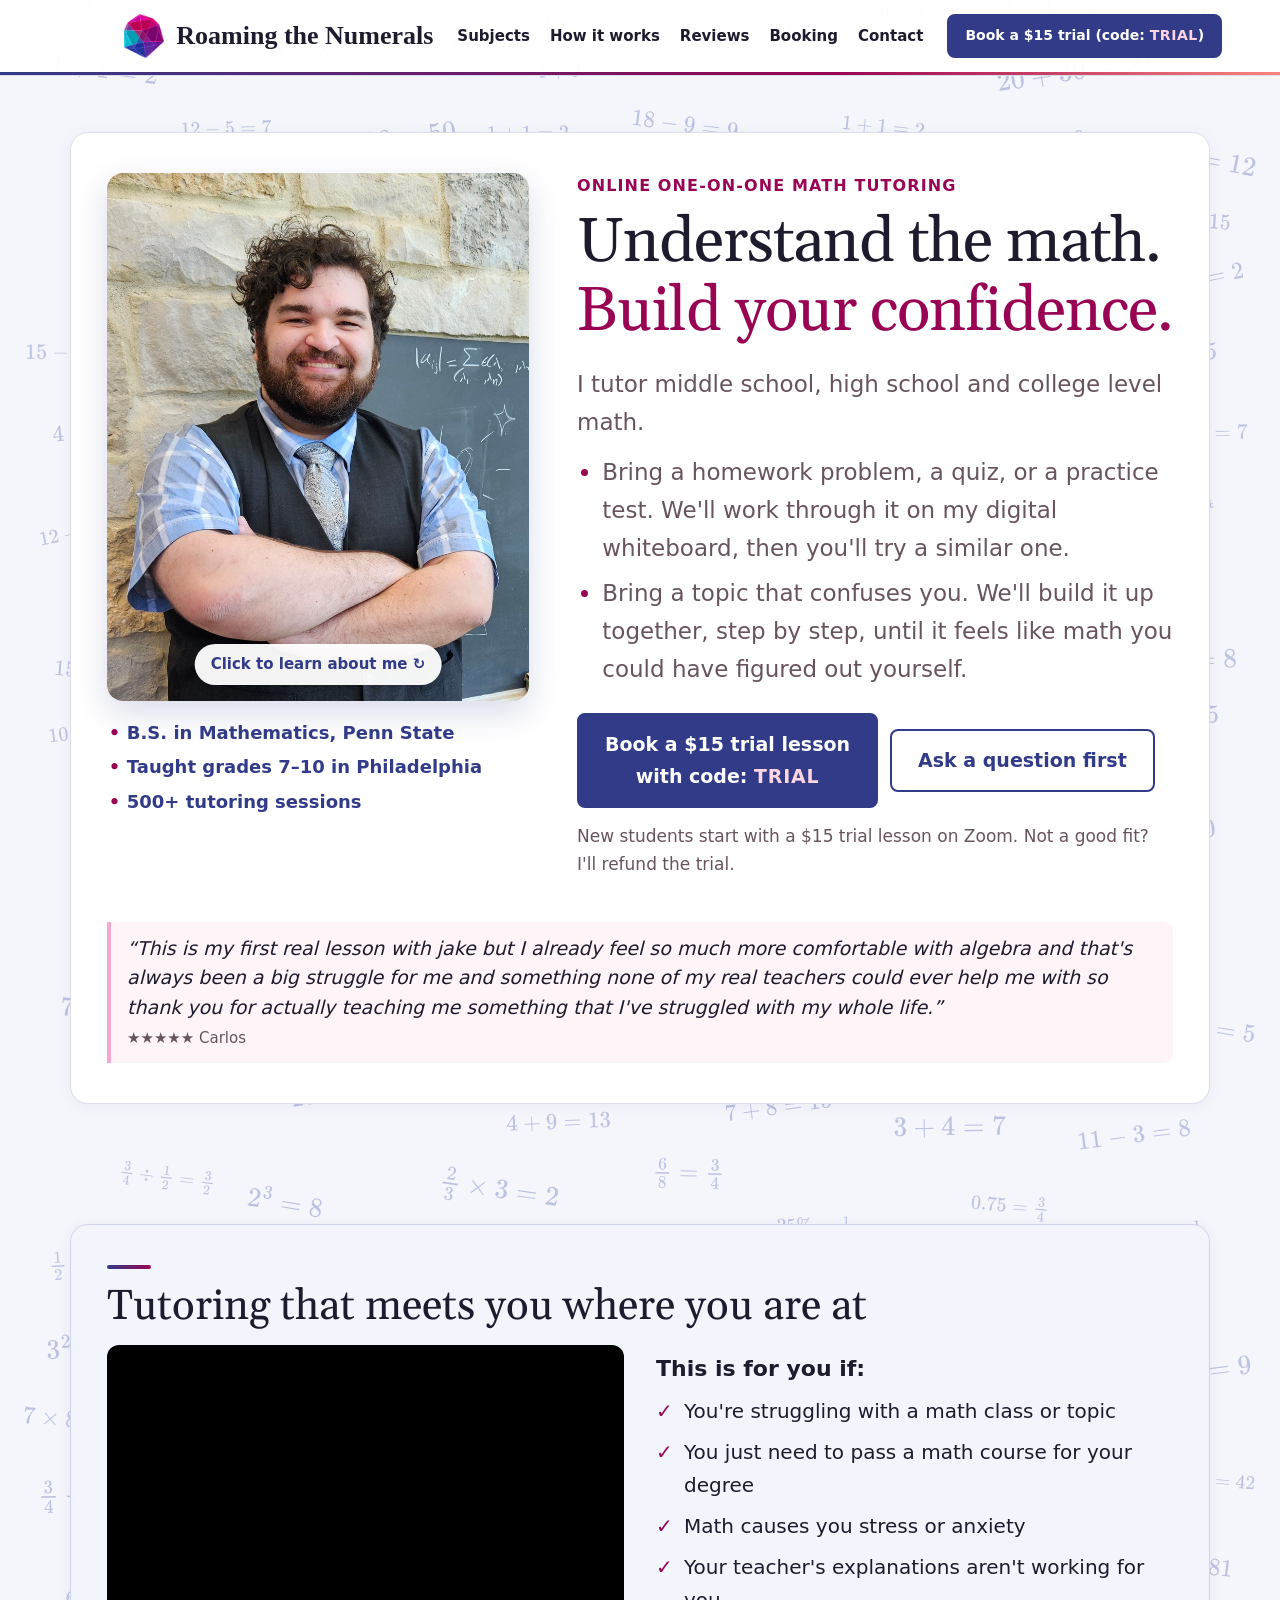
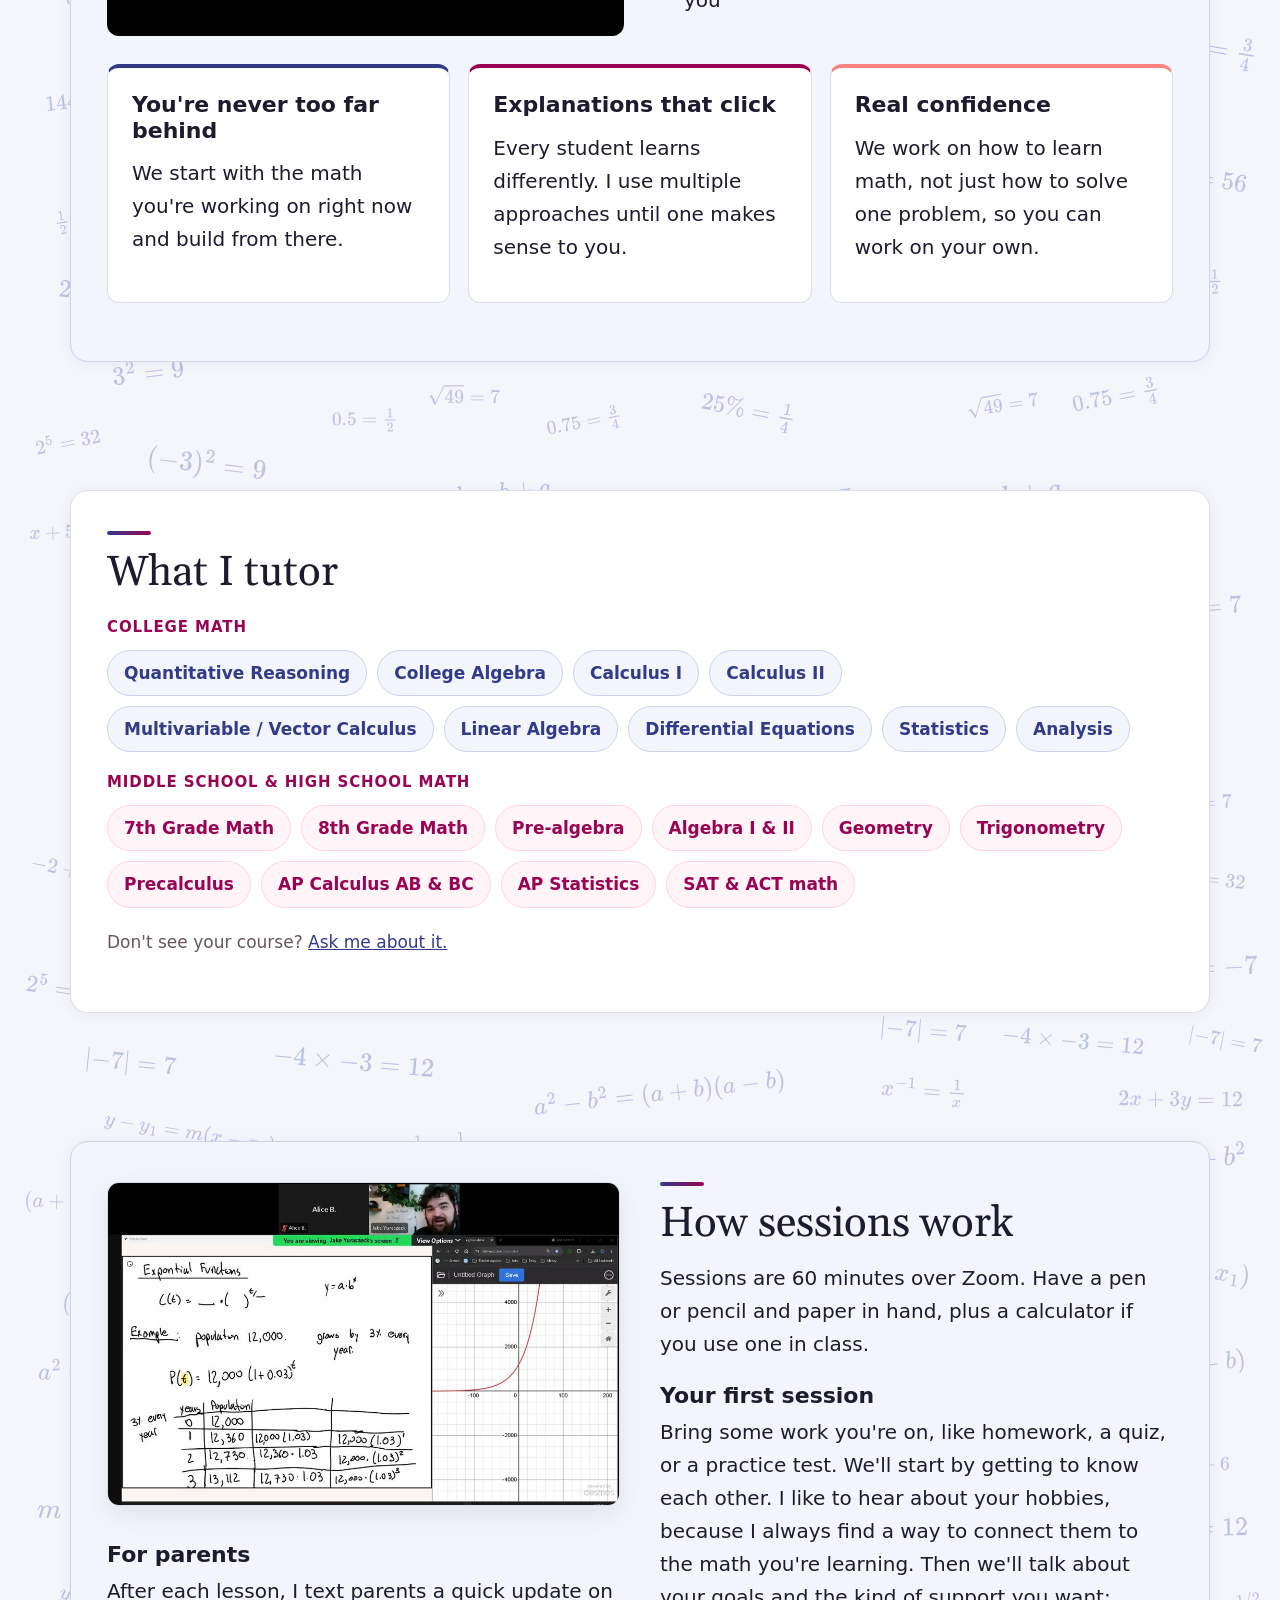
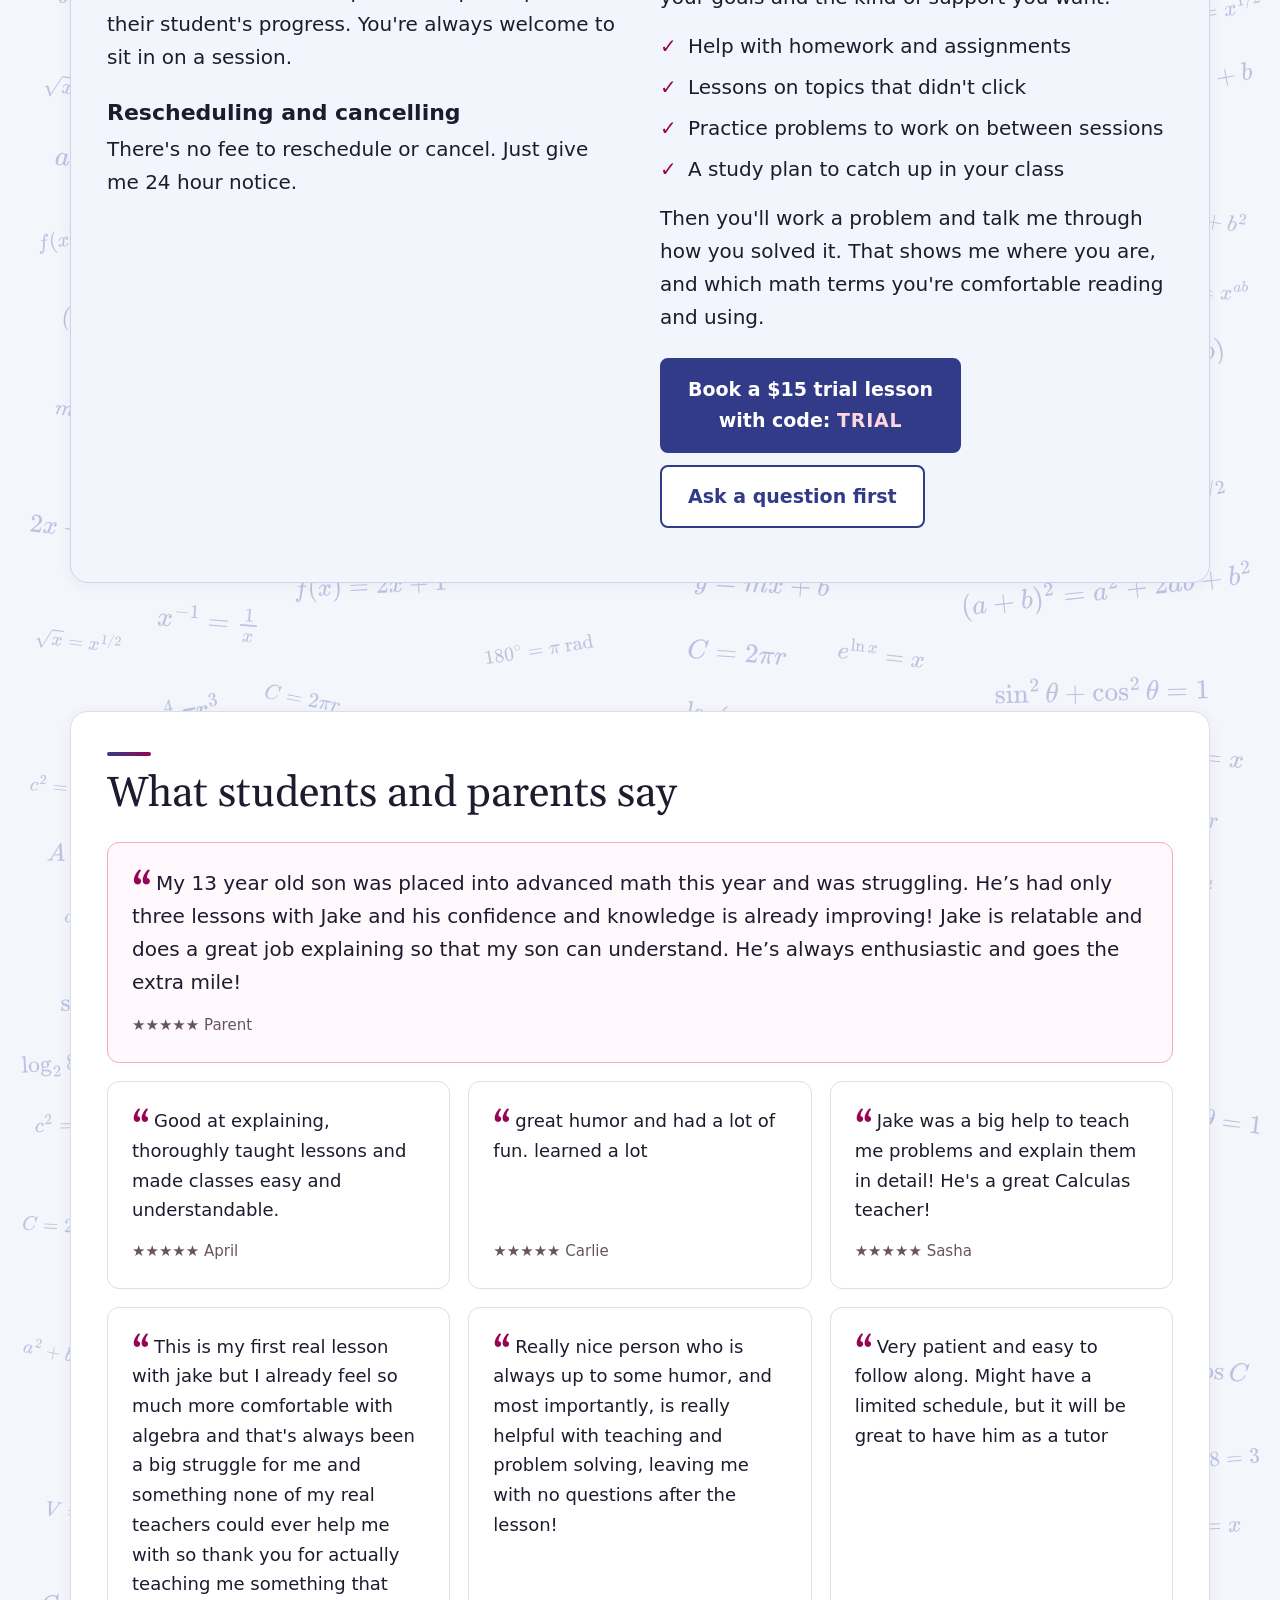
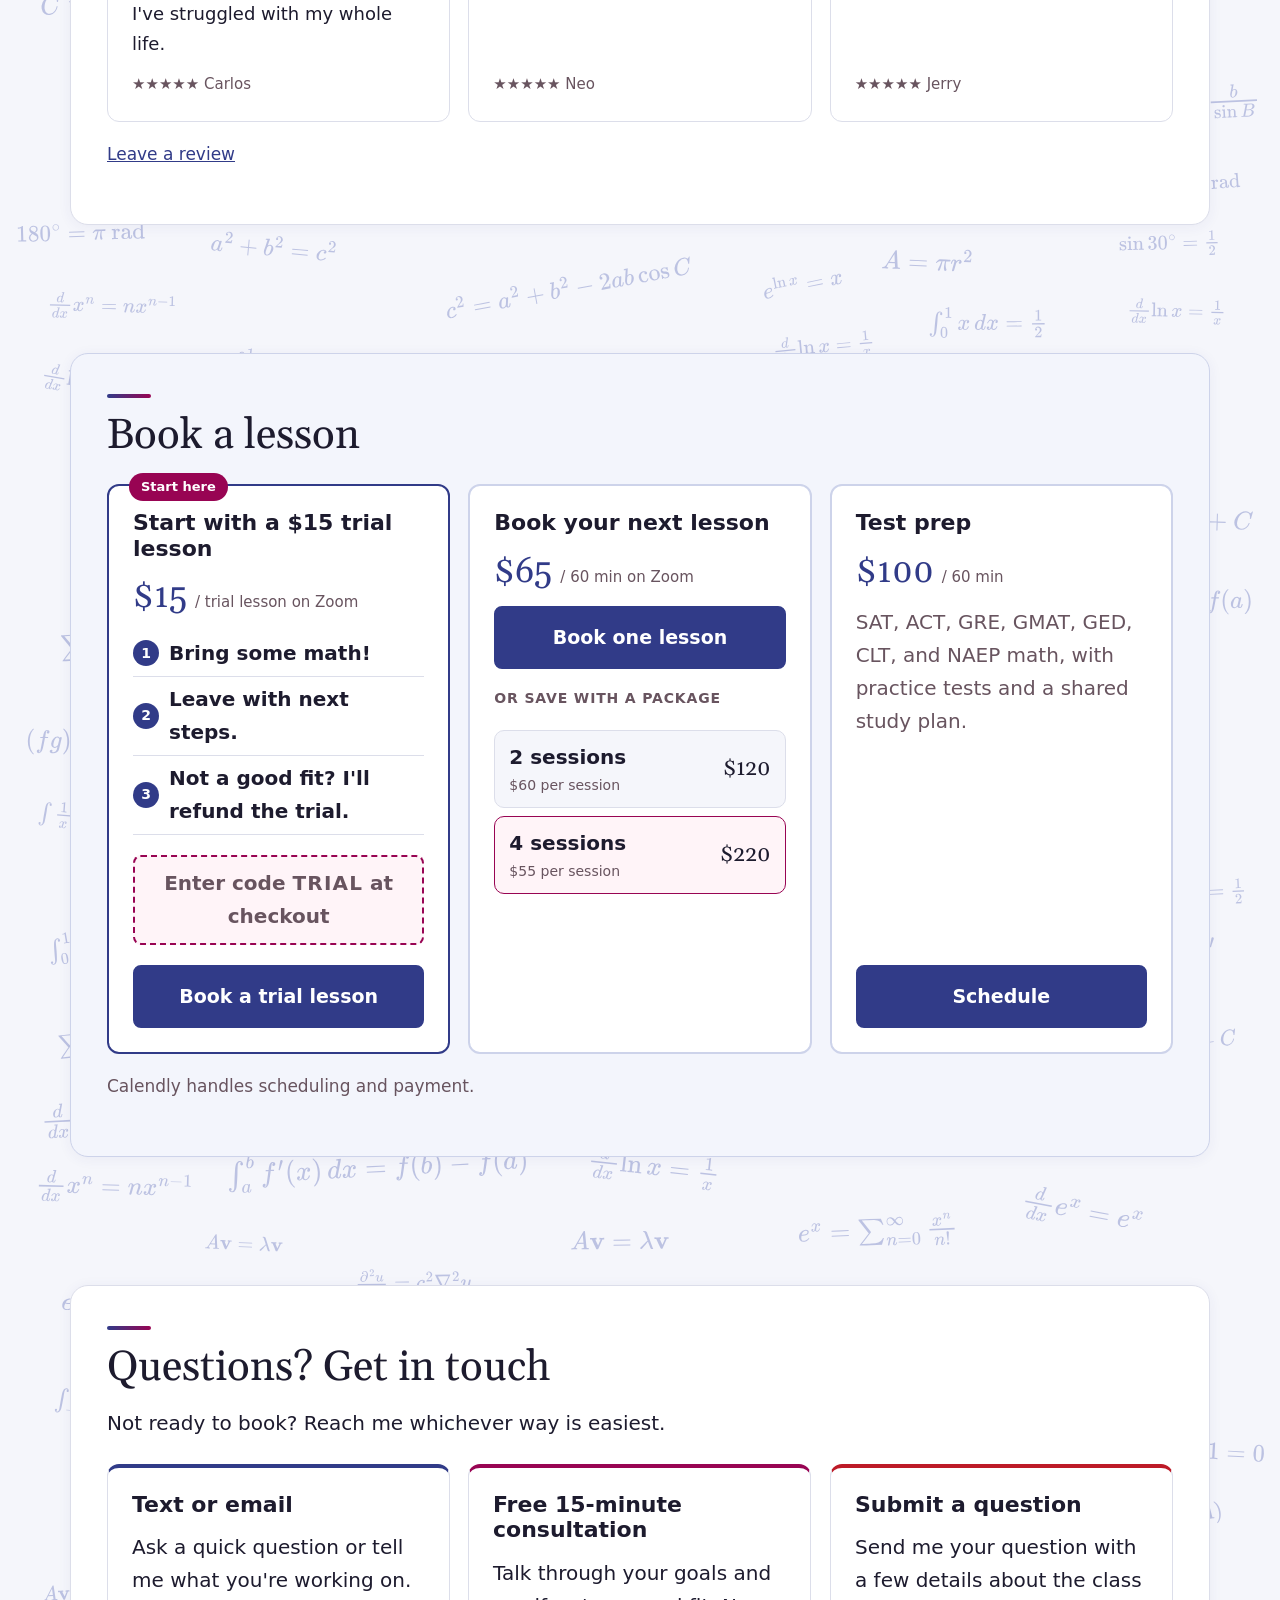
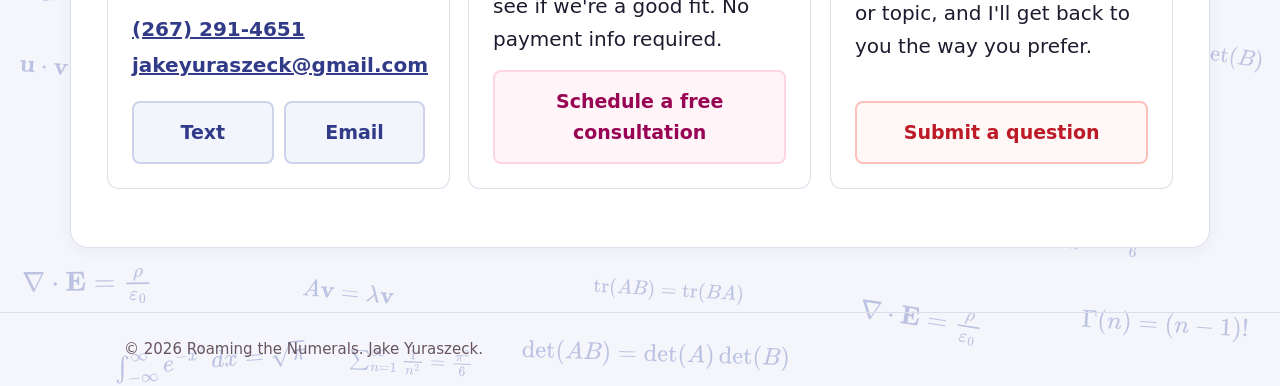
<file: index.html>
<!DOCTYPE html>
<html lang="en">
<head>
  <meta charset="UTF-8">
  <meta name="viewport" content="width=device-width, initial-scale=1">
  <meta name="description" content="Online college, high school, and middle school math tutoring, including calculus, linear algebra, AP Calculus, AP Statistics, and SAT prep, with Jake Yuraszeck, a Philadelphia-based tutor and former classroom teacher.">
  <title>Roaming the Numerals | Personalized Math Tutoring</title>
  <link rel="icon" href="favicon.ico" sizes="any">
  <link rel="icon" type="image/png" sizes="32x32" href="Images/favicon-32.png">
  <link rel="icon" type="image/png" sizes="192x192" href="Images/favicon-192.png">
  <link rel="apple-touch-icon" href="Images/apple-touch-icon.png">
  <link rel="preconnect" href="https://fonts.googleapis.com">
  <link rel="preconnect" href="https://fonts.gstatic.com" crossorigin>
  <!-- Gelasio matches Georgia's letter widths; it is only used on devices without Georgia (e.g. Android) -->
  <link rel="stylesheet" href="https://fonts.googleapis.com/css2?family=Gelasio&display=swap">
  <link rel="stylesheet" href="styles.css">
</head>
<body>
  <a class="skip" href="#main">Skip to main content</a>

  <header class="site-header">
    <div class="wrap nav-row">
      <a class="brand" href="#top" aria-label="Roaming the Numerals, back to top">
        <img src="Logo%20and%20Color%20Pallet/Logo-shape.png" alt="" width="400" height="437">
        <span>Roaming the Numerals</span>
      </a>
      <nav aria-label="Site navigation">
        <a href="#subjects">Subjects</a>
        <a href="#online">How it works</a>
        <a href="#reviews">Reviews</a>
        <a href="#booking-options">Booking</a>
        <a href="#contact">Contact</a>
      </nav>
      <a class="btn btn-small" href="booking-trial.html">Book a <span class="amt">$15 </span>trial <span class="btn-code">(code: <strong>TRIAL</strong>)</span></a>
    </div>
  </header>

  <main id="main">
    <!-- HERO: one headline, one photo, one primary action -->
    <section class="hero" id="top">
      <div class="wrap hero-grid">
        <div class="hero-head">
          <p class="eyebrow">Online one-on-one math tutoring</p>
          <h1><span>Understand the math.</span> <span>Build your confidence.</span></h1>
        </div>
        <div>
          <p class="lead">I tutor middle school, high school and college level math.</p>
          <ul class="lead lead-points">
            <li>Bring a homework problem, a quiz, or a practice test. We'll work through it on my digital whiteboard, then you'll try a similar one.</li>
            <li>Bring a topic that confuses you. We'll build it up together, step by step, until it feels like math you could have figured out yourself.</li>
          </ul>
          <div class="btn-row">
            <a class="btn" href="booking-trial.html">Book a $15 trial&nbsp;lesson<span class="btn-sub">with code: <strong>TRIAL</strong></span></a>
            <a class="btn btn-outline" href="#contact">Ask a question&nbsp;first</a>
          </div>
          <p class="fine">New students start with a $15 trial lesson on Zoom. Not a good fit? I'll refund the trial.</p>
        </div>
        <div class="hero-side">
        <div class="flip" id="flip">
          <div class="flip-inner">
            <div class="face front">
              <button type="button" class="photo-btn" id="flip-open" aria-expanded="false" aria-controls="about-back">
                <img src="Images/Normal Photo.jpg" alt="Jake, your math tutor. Press to flip this card and read about me." width="480" height="600">
                <span class="hint" aria-hidden="true">Click to learn about me ↻</span>
              </button>
            </div>
            <div class="face back" id="about-back" aria-hidden="true" inert>
              <h2>Hello, I'm Jake!</h2>
              <ul class="stats">
                <li><strong>10+ years of math communication</strong> at every level, from elementary school to graduate school.</li>
                <li><strong>Specialized in building confidence in math</strong> by celebrating wins, using the math you're comfortable with to learn new math, and connecting it to the logical thinking you already use every day.</li>
                <li><strong>A background in theoretical mathematics</strong> lets me find countless ways to explain the same topic at any level.</li>
              </ul>
              <p class="how"><strong>How I teach:</strong> One explanation doesn't work for everyone. I use multiple approaches, connect new ideas to what you already know, and help you grow more confident in your ability to learn math.</p>
              <button type="button" class="btn btn-outline btn-small flip-back" id="flip-close">↻ Flip back to photo</button>
            </div>
          </div>
        </div>
        <p class="proof"><span>B.S. in Mathematics, Penn State</span><span>Taught grades 7&ndash;10 in Philadelphia</span><span>500+ tutoring sessions</span></p>
        </div>
        <figure class="hero-quote"><blockquote>&ldquo;This is my first real lesson with jake but I already feel so much more comfortable with algebra and that's always been a big struggle for me and something none of my real teachers could ever help me with so thank you for actually teaching me something that I've struggled with my whole life.&rdquo;</blockquote><figcaption>&#9733;&#9733;&#9733;&#9733;&#9733; Carlos</figcaption></figure>
      </div>
    </section>

    <!-- APPROACH + TEACHING: montage video, how I teach, and who it's for -->
    <section class="section alt" id="about">
      <div class="wrap">
        <h2>Tutoring that meets you where you are at</h2>
        <div class="split teach">
          <div class="video"><iframe src="https://www.youtube-nocookie.com/embed/z-tTQvIfr0I" title="Tutoring with Jake: session highlights" loading="lazy" referrerpolicy="strict-origin-when-cross-origin" allowfullscreen></iframe></div>
          <div class="for-you">
            <h3>This is for you if:</h3>
            <ul class="ticks">
              <li>You're struggling with a math class or topic</li>
              <li>You just need to pass a math course for your degree</li>
              <li>Math causes you stress or anxiety</li>
              <li>Your teacher's explanations aren't working for you</li>
            </ul>
          </div>
        </div>
        <div class="approach">
          <div class="cards three">
            <div class="card"><h3>You're never too far behind</h3><p>We start with the math you're working on right now and build from there.</p></div>
            <div class="card"><h3>Explanations that click</h3><p>Every student learns differently. I use multiple approaches until one makes sense to you.</p></div>
            <div class="card"><h3>Real confidence</h3><p>We work on how to learn math, not just how to solve one problem, so you can work on your own.</p></div>
          </div>
        </div>
      </div>
    </section>

    <!-- SUBJECTS -->
    <section class="section" id="subjects">
      <div class="wrap">
        <h2>What I tutor</h2>
        <div class="chip-group">
          <h3>College math</h3>
          <ul class="chips">
            <li>Quantitative Reasoning</li><li>College Algebra</li><li>Calculus I</li><li>Calculus II</li><li>Multivariable / Vector Calculus</li><li>Linear Algebra</li><li>Differential Equations</li><li>Statistics</li><li>Analysis</li>
          </ul>
        </div>
        <div class="chip-group">
          <h3>Middle school &amp; high school math</h3>
          <ul class="chips">
            <li>7th Grade Math</li><li>8th Grade Math</li><li>Pre-algebra</li><li>Algebra I &amp; II</li><li>Geometry</li><li>Trigonometry</li><li>Precalculus</li>
            <li>AP Calculus AB &amp; BC</li><li>AP Statistics</li><li>SAT &amp; ACT math</li>
          </ul>
        </div>
        <p class="fine">Don't see your course? <a href="mailto:jakeyuraszeck@gmail.com?subject=Math%20tutoring%20question">Ask me about it.</a></p>
      </div>
    </section>

    <!-- ONLINE -->
    <section class="section alt" id="online">
      <div class="wrap split sessions">
        <div class="s-left">
          <img class="shot" src="Images/zoom-session.jpg" alt="A Zoom tutoring session with Jake on video, a digital whiteboard with notes on exponential functions, and a Desmos graph." loading="lazy">
          <div class="s-parents">
            <h3>For parents</h3>
            <p>After each lesson, I text parents a quick update on their student's progress. You're always welcome to sit in on a session.</p>
          </div>
          <div class="s-resched">
            <h3>Rescheduling and cancelling</h3>
            <p>There's no fee to reschedule or cancel. Just give me 24 hour notice.</p>
          </div>
        </div>
        <div class="s-right">
          <div class="s-intro">
            <h2>How sessions work</h2>
            <p>Sessions are 60 minutes over Zoom. Have a pen or pencil and paper in hand, plus a calculator if you use one in class.</p>
          </div>
          <div class="s-first">
            <h3>Your first session</h3>
            <p>Bring some work you're on, like homework, a quiz, or a practice test. We'll start by getting to know each other. I like to hear about your hobbies, because I always find a way to connect them to the math you're learning. Then we'll talk about your goals and the kind of support you want:</p>
            <ul class="ticks">
              <li>Help with homework and assignments</li>
              <li>Lessons on topics that didn't click</li>
              <li>Practice problems to work on between sessions</li>
              <li>A study plan to catch up in your class</li>
            </ul>
            <p>Then you'll work a problem and talk me through how you solved it. That shows me where you are, and which math terms you're comfortable reading and using.</p>
          </div>
          <div class="s-cta btn-row">
            <a class="btn" href="booking-trial.html">Book a $15 trial&nbsp;lesson<span class="btn-sub">with code: <strong>TRIAL</strong></span></a>
            <a class="btn btn-outline" href="#contact">Ask a question&nbsp;first</a>
          </div>
        </div>
      </div>
    </section>


    <!-- REVIEWS: plain grid, no carousel -->
    <section class="section" id="reviews">
      <div class="wrap">
        <h2>What students and parents say</h2>
        <div class="cards three">
          <figure class="card review wide"><blockquote>My 13 year old son was placed into advanced math this year and was struggling. He’s had only three lessons with Jake and his confidence and knowledge is already improving! Jake is relatable and does a great job explaining so that my son can understand. He’s always enthusiastic and goes the extra mile!</blockquote><figcaption>★★★★★ Parent</figcaption></figure>
          <figure class="card review"><blockquote>Good at explaining, thoroughly taught lessons and made classes easy and understandable.</blockquote><figcaption>★★★★★ April</figcaption></figure>
          <figure class="card review"><blockquote>great humor and had a lot of fun. learned a lot</blockquote><figcaption>★★★★★ Carlie</figcaption></figure>
          <figure class="card review"><blockquote>Jake was a big help to teach me problems and explain them in detail! He's a great Calculas teacher!</blockquote><figcaption>★★★★★ Sasha</figcaption></figure>
          <figure class="card review"><blockquote>This is my first real lesson with jake but I already feel so much more comfortable with algebra and that's always been a big struggle for me and something none of my real teachers could ever help me with so thank you for actually teaching me something that I've struggled with my whole life.</blockquote><figcaption>★★★★★ Carlos</figcaption></figure>
          <figure class="card review"><blockquote>Really nice person who is always up to some humor, and most importantly, is really helpful with teaching and problem solving, leaving me with no questions after the lesson!</blockquote><figcaption>★★★★★ Neo</figcaption></figure>
          <figure class="card review"><blockquote>Very patient and easy to follow along. Might have a limited schedule, but it will be great to have him as a tutor</blockquote><figcaption>★★★★★ Jerry</figcaption></figure>
        </div>
        <p class="fine"><a href="https://docs.google.com/forms/d/e/1FAIpQLScyTPi0xcAROB5b-deOcbaVMfcWNchqo461oRz-7IK4lGNkPA/viewform" target="_blank" rel="noopener">Leave a review</a></p>
      </div>
    </section>

    <!-- BOOKING: trial first, then regular lessons and test prep -->
    <section class="section alt" id="booking-options" aria-labelledby="booking-heading">
      <div class="wrap">
        <h2 id="booking-heading">Book a lesson</h2>
        <div class="cards three">
          <article class="card price featured">
            <p class="badge">Start here</p>
            <h3>Start with a $15 trial lesson</h3>
            <p class="amount">$15 <span>/ trial lesson on Zoom</span></p>
            <ol class="plain steps">
              <li>Bring some math!</li>
              <li>Leave with next steps.</li>
              <li>Not a good fit? I'll refund the trial.</li>
            </ol>
            <p class="code-note">Enter code <strong>TRIAL</strong> at checkout</p>
            <a class="btn btn-block" href="booking-trial.html">Book a trial&nbsp;lesson</a>
          </article>

          <article class="card price">
            <h3>Book your next lesson</h3>
            <p class="amount">$65 <span>/ 60 min on Zoom</span></p>
            <a class="btn btn-wide" href="https://calendly.com/jakeyura/standard-session" target="_blank" rel="noopener">Book one lesson</a>
            <p class="label">Or save with a package</p>
            <div class="packages">
              <a href="https://calendly.com/jakeyura/packages/6f107ad2-2a39-4d0d-b281-ba2ca70e0ca2" target="_blank" rel="noopener"><span>2 sessions</span><strong>$120</strong><em>$60 per session</em></a>
              <a class="best" href="https://calendly.com/jakeyura/packages/150583d0-84e6-43a1-95a3-91c14c249d56" target="_blank" rel="noopener"><span>4 sessions</span><strong>$220</strong><em>$55 per session</em></a>
            </div>
          </article>

          <article class="card price">
            <h3>Test prep</h3>
            <p class="amount">$100 <span>/ 60 min</span></p>
            <p>SAT, ACT, GRE, GMAT, GED, CLT, and NAEP math, with practice tests and a shared study plan.</p>
            <a class="btn btn-block" href="booking-test-prep.html">Schedule</a>
          </article>
        </div>
        <p class="fine">Calendly handles scheduling and payment.</p>
      </div>
    </section>

    <section class="section" id="contact" aria-labelledby="contact-heading">
      <div class="wrap">
        <h2 id="contact-heading">Questions? Get in touch</h2>
        <p>Not ready to book? Reach me whichever way is easiest.</p>
        <div class="cards three">
          <div class="card">
            <h3>Text or email</h3>
            <p>Ask a quick question or tell me what you're working on.</p>
            <p class="contact-lines"><a href="tel:+12672914651"><strong>(267) 291-4651</strong></a><br><a class="contact-email" href="mailto:jakeyuraszeck@gmail.com"><strong>jakeyuraszeck@gmail.com</strong></a></p>
            <div class="card-btns">
              <a class="btn btn-outline" href="sms:2672914651">Text</a>
              <a class="btn btn-outline" href="mailto:jakeyuraszeck@gmail.com?subject=Math%20tutoring%20inquiry&body=Hi%20Jake%2C%0A%0AI%27m%20looking%20for%20help%20with%20(course%20or%20topic)%3A%0AMy%20goals%20or%20upcoming%20test%3A%0AWhen%20I%27m%20free%3A%0A">Email</a>
            </div>
          </div>
          <div class="card">
            <h3>Free 15-minute consultation</h3>
            <p>Talk through your goals and see if we're a good fit. No payment info required.</p>
            <a class="btn btn-block" href="booking-consultation.html">Schedule a free consultation</a>
          </div>
          <div class="card">
            <h3>Submit a question</h3>
            <p>Send me your question with a few details about the class or topic, and I'll get back to you the way you prefer.</p>
            <a class="btn btn-outline btn-block" href="https://docs.google.com/forms/d/e/1FAIpQLSdISg1TdOKKTRZQI4vA--qaWTLFCFA8kEzlPhVKGS3glxxrSw/viewform" target="_blank" rel="noopener">Submit a question</a>
          </div>
        </div>
      </div>
    </section>
  </main>

  <nav class="quick-bar" aria-label="Quick contact">
    <a href="#contact">Text/email</a>
    <a class="qb-primary" href="booking-consultation.html">Free consultation</a>
    <a href="https://docs.google.com/forms/d/e/1FAIpQLSdISg1TdOKKTRZQI4vA--qaWTLFCFA8kEzlPhVKGS3glxxrSw/viewform" target="_blank" rel="noopener">Ask a question</a>
  </nav>

  <footer><div class="wrap">&copy; 2026 Roaming the Numerals. Jake Yuraszeck.</div></footer>

  <script>
    (function () {
      var card = document.getElementById('flip');
      var inner = card.querySelector('.flip-inner');
      var front = card.querySelector('.front');
      var back = card.querySelector('.back');
      var open = document.getElementById('flip-open');
      var close = document.getElementById('flip-close');

      // Size the card to whichever side is showing, so nothing is cropped or stretched.
      function size() {
        var on = card.classList.contains('is-flipped');
        inner.style.height = (on ? Math.max(front.offsetHeight, back.scrollHeight) : front.offsetHeight) + 'px';
      }

      // On phones the small photo sits beside the headline and the About Me side opens full width below it.
      var narrow = window.matchMedia('(max-width: 860px)');
      var EASE = 'cubic-bezier(.4,.1,.2,1)', MS = 800;
      var moving = null;

      function setState(on) {
        open.setAttribute('aria-expanded', String(on));
        front.inert = on;
        back.inert = !on;
        back.setAttribute('aria-hidden', String(!on));
        requestAnimationFrame(function () { (on ? close : open).focus({ preventScroll: true }); });
      }

      // Change the card's height right away, without the CSS height transition.
      function snapHeight(px) {
        inner.style.transition = 'transform ' + MS + 'ms ' + EASE;
        inner.style.height = px + 'px';
        void inner.offsetHeight;
      }

      // Slide + scale the card from one box to another while it rotates.
      function glide(from, to, done) {
        var a = card.getBoundingClientRect();
        function box(r) {
          return 'translate(' + (r.left - a.left) + 'px,' + (r.top - a.top) + 'px) scale(' + (r.width / a.width) + ')';
        }
        moving = card.animate(
          [{ transformOrigin: '0 0', transform: box(from) }, { transformOrigin: '0 0', transform: box(to) }],
          { duration: MS, easing: EASE, fill: 'forwards' }
        );
        moving.onfinish = function () { if (done) done(); moving.cancel(); moving = null; };
      }

      // Hero text blocks that change place when the card opens or closes on phones.
      var movers = [].slice.call(document.querySelectorAll(
        '.hero-grid p.lead, .hero-grid .lead-points, .hero-grid .proof, .hero-grid .btn-row, .hero-grid .fine, .hero-grid > .hero-quote'));
      function textBoxes() {
        return movers.map(function (el) { return el.getBoundingClientRect(); });
      }
      // Slide each block from its old spot to its new one.
      function slideText(before) {
        movers.forEach(function (el, i) {
          var now = el.getBoundingClientRect();
          var dx = before[i].left - now.left, dy = before[i].top - now.top;
          if (Math.abs(dx) < 1 && Math.abs(dy) < 1) return;
          el.animate(
            [{ transform: 'translate(' + dx + 'px,' + dy + 'px)' }, { transform: 'none' }],
            { duration: MS, easing: EASE }
          );
        });
      }

      function flip(on) {
        if (moving) return; // ignore clicks mid-animation
        if (!narrow.matches) {
          card.classList.remove('is-turning');
          void card.offsetWidth; // restart the lift animation
          card.classList.add('is-turning');
          setTimeout(function () { card.classList.remove('is-turning'); }, 850);
          card.classList.toggle('is-flipped', on);
          setState(on);
          size();
          return;
        }

        // The layout switches to its final state at once; the card and every text block are then
        // animated from where they were, so nothing jumps.
        var before = textBoxes();
        if (on) {
          // Grow: move into the full-width spot, then animate from the small photo's box.
          var small = card.getBoundingClientRect();
          card.classList.add('is-open');
          card.classList.add('is-flipped');
          snapHeight(Math.max(front.offsetHeight, back.scrollHeight));
          inner.style.transition = '';
          var big = card.getBoundingClientRect();
          slideText(before);
          glide(small, big);
        } else {
          // Shrink: put the small layout in place, but keep the card at its big width while it
          // animates (so the About Me side doesn't squash), then release it at the end.
          var from = card.getBoundingClientRect();
          card.classList.remove('is-open');
          snapHeight(front.offsetHeight);
          var to = card.getBoundingClientRect();
          card.style.width = from.width + 'px';
          card.style.maxWidth = 'none';
          card.classList.remove('is-flipped');
          inner.style.transition = '';
          slideText(before);
          glide(from, to, function () {
            card.style.width = '';
            card.style.maxWidth = '';
            snapHeight(front.offsetHeight);
            inner.style.transition = '';
            setTimeout(arrangeButtons, 0); // in case the screen size changed while it was open
          });
        }
        setState(on);
      }

      // If the screen is resized across the phone/desktop boundary, drop the phone-only layout.
      narrow.addEventListener('change', function () {
        if (!narrow.matches) card.classList.remove('is-open');
        else if (card.classList.contains('is-flipped')) card.classList.add('is-open');
        size();
      });

      open.addEventListener('click', function () { flip(true); });
      close.addEventListener('click', function () { flip(false); });
      back.addEventListener('click', function (e) {
        if (e.target.closest('button, a') || String(window.getSelection())) return;
        flip(false);
      });
      document.addEventListener('keydown', function (e) {
        if (e.key === 'Escape' && card.classList.contains('is-flipped')) flip(false);
      });
      // Phones: if the credentials + buttons beside the photo end up taller than the photo,
      // move the buttons below the photo and credentials, side by side.
      var grid = document.querySelector('.hero-grid');
      var proof = grid.querySelector('.proof'), btnRow = grid.querySelector('.btn-row');
      function arrangeButtons() {
        if (!narrow.matches) { grid.classList.remove('btns-below'); return; }
        if (moving || card.classList.contains('is-open')) return; // keep the current layout while open or animating
        grid.classList.remove('btns-below');
        var side = btnRow.getBoundingClientRect().bottom - proof.getBoundingClientRect().top;
        grid.classList.toggle('btns-below', side > front.offsetHeight + 1);
      }
      function relayout() { size(); arrangeButtons(); }

      window.addEventListener('resize', relayout);
      window.addEventListener('load', relayout);
      if (document.fonts) document.fonts.ready.then(relayout);
      narrow.addEventListener('change', arrangeButtons);
      relayout();
    })();
  </script>
  <script src="math-equations.js" defer></script>
  <script src="math-background.js" defer></script>
  <script src="nav-scroll.js" defer></script>
</body>
</html>
</file>
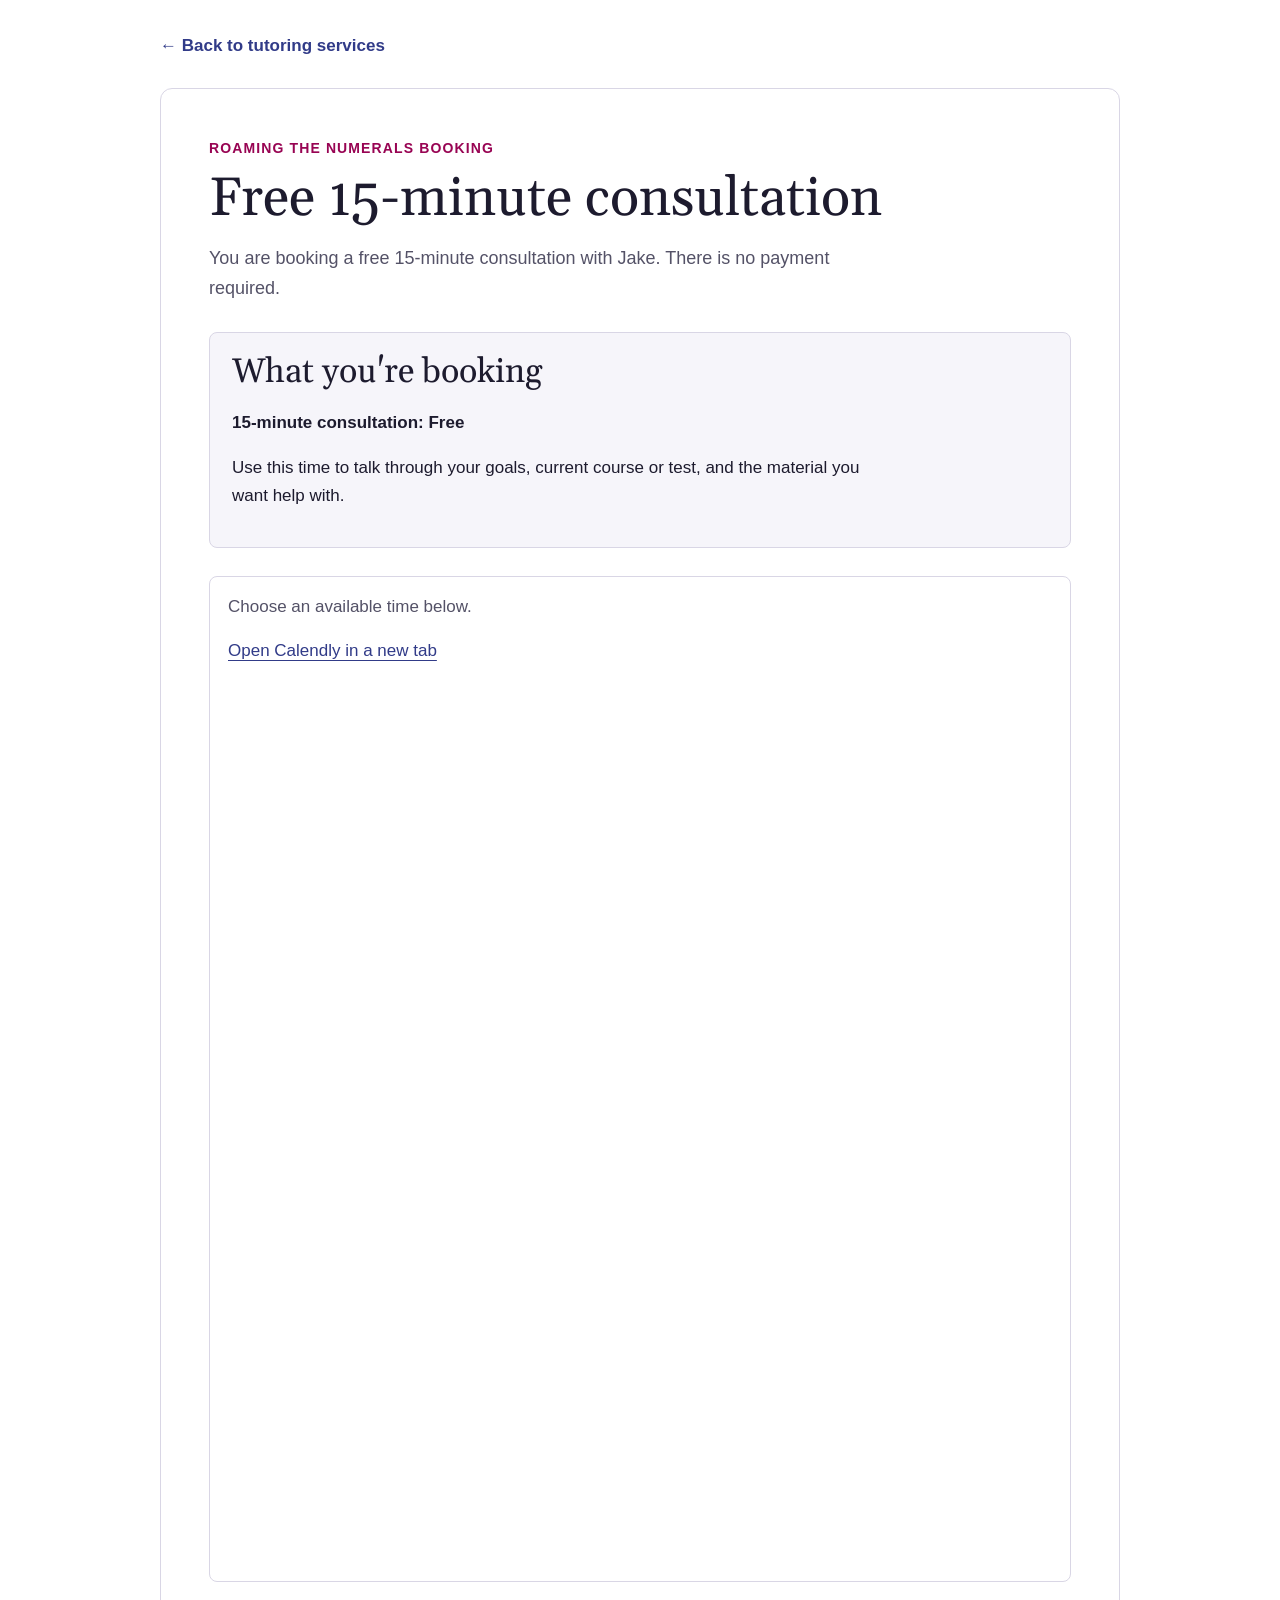
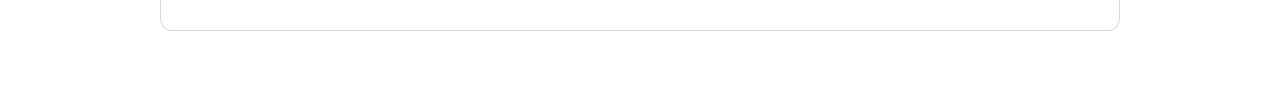
<file: booking-consultation.html>
<!DOCTYPE html>
<html lang="en">
<head>
  <meta charset="UTF-8">
  <meta name="viewport" content="width=device-width, initial-scale=1">
  <meta name="description" content="Book a free 15-minute tutoring consultation with Roaming the Numerals.">
  <title>Book a Free Consultation | Roaming the Numerals</title>
  <link rel="icon" href="favicon.ico" sizes="any">
  <link rel="icon" type="image/png" sizes="32x32" href="Images/favicon-32.png">
  <link rel="icon" type="image/png" sizes="192x192" href="Images/favicon-192.png">
  <link rel="apple-touch-icon" href="Images/apple-touch-icon.png">
  <link rel="preconnect" href="https://fonts.googleapis.com">
  <link rel="preconnect" href="https://fonts.gstatic.com" crossorigin>
  <!-- Gelasio matches Georgia's letter widths; it is only used on devices without Georgia (e.g. Android) -->
  <link rel="stylesheet" href="https://fonts.googleapis.com/css2?family=Gelasio&display=swap">
  <link rel="stylesheet" href="booking.css">
</head>
<body>
  <main class="booking-shell">
    <a class="booking-back" href="index.html#booking-options">← Back to tutoring services</a>
    <section class="booking-card-page" aria-labelledby="booking-heading">
      <p class="booking-kicker">Roaming the Numerals booking</p>
      <h1 id="booking-heading">Free 15-minute consultation</h1>
      <p class="booking-summary">You are booking a free 15-minute consultation with Jake. There is no payment required.</p>

      <div class="price-box">
        <h2>What you're booking</h2>
        <p><strong>15-minute consultation: Free</strong></p>
        <p>Use this time to talk through your goals, current course or test, and the material you want help with.</p>
      </div>

      <div class="booking-calendar">
        <p class="booking-guidance">Choose an available time below.</p>
        <p class="booking-fallback"><a href="https://calendly.com/jakeyura/free-consultation" target="_blank" rel="noopener">Open Calendly in a new tab</a></p>
        <div class="calendly-inline-widget" data-url="https://calendly.com/jakeyura/free-consultation"></div>
      </div>
    </section>
  </main>
  <script src="https://assets.calendly.com/assets/external/widget.js" async></script>
</body>
</html>
</file>
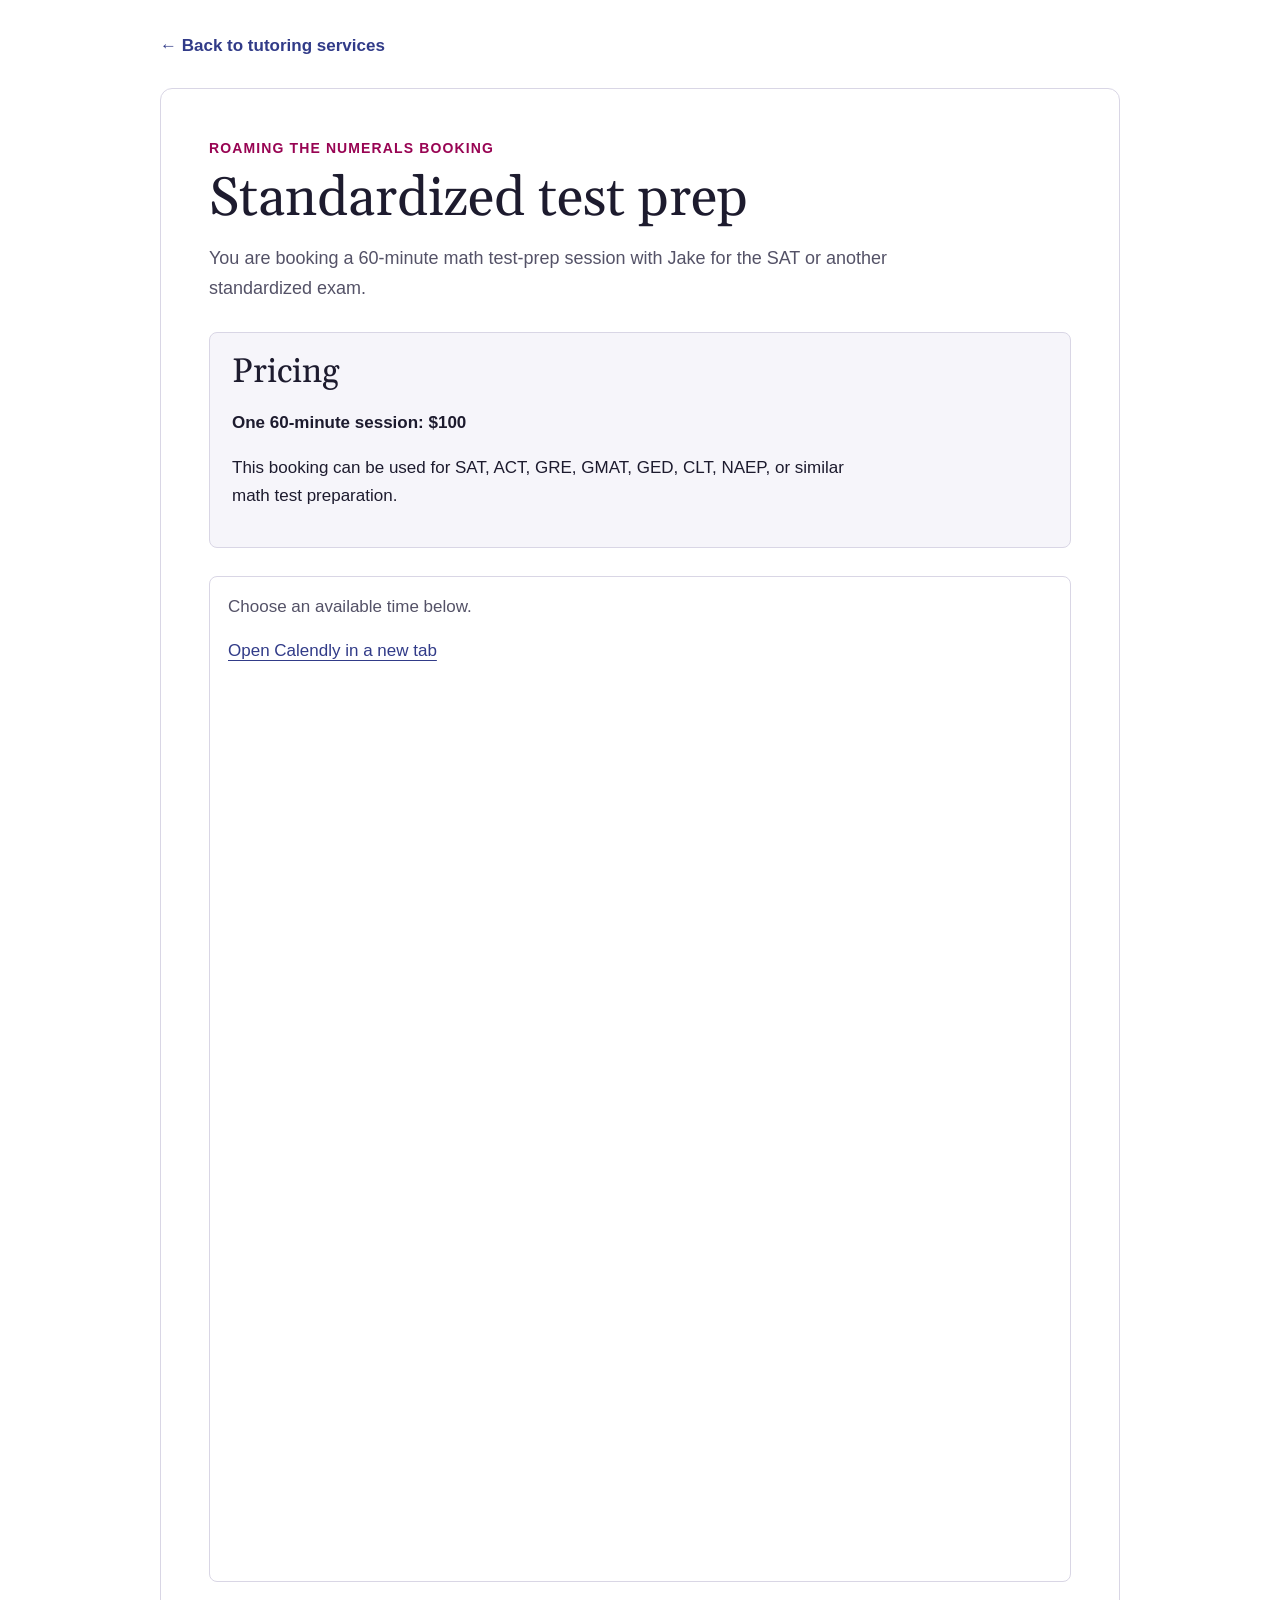
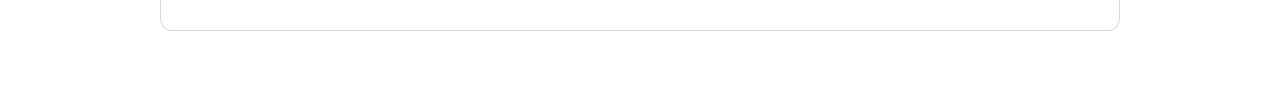
<file: booking-test-prep.html>
<!DOCTYPE html>
<html lang="en">
<head>
  <meta charset="UTF-8">
  <meta name="viewport" content="width=device-width, initial-scale=1">
  <meta name="description" content="Book standardized test math tutoring with Roaming the Numerals.">
  <title>Book Standardized Test Prep | Roaming the Numerals</title>
  <link rel="icon" href="favicon.ico" sizes="any">
  <link rel="icon" type="image/png" sizes="32x32" href="Images/favicon-32.png">
  <link rel="icon" type="image/png" sizes="192x192" href="Images/favicon-192.png">
  <link rel="apple-touch-icon" href="Images/apple-touch-icon.png">
  <link rel="preconnect" href="https://fonts.googleapis.com">
  <link rel="preconnect" href="https://fonts.gstatic.com" crossorigin>
  <!-- Gelasio matches Georgia's letter widths; it is only used on devices without Georgia (e.g. Android) -->
  <link rel="stylesheet" href="https://fonts.googleapis.com/css2?family=Gelasio&display=swap">
  <link rel="stylesheet" href="booking.css">
</head>
<body>
  <main class="booking-shell">
    <a class="booking-back" href="index.html#booking-options">← Back to tutoring services</a>
    <section class="booking-card-page" aria-labelledby="booking-heading">
      <p class="booking-kicker">Roaming the Numerals booking</p>
      <h1 id="booking-heading">Standardized test prep</h1>
      <p class="booking-summary">You are booking a 60-minute math test-prep session with Jake for the SAT or another standardized exam.</p>

      <div class="price-box">
        <h2>Pricing</h2>
        <p><strong>One 60-minute session: $100</strong></p>
        <p>This booking can be used for SAT, ACT, GRE, GMAT, GED, CLT, NAEP, or similar math test preparation.</p>
      </div>

      <div class="booking-calendar">
        <p class="booking-guidance">Choose an available time below.</p>
        <p class="booking-fallback"><a href="https://calendly.com/jakeyura/sat-session" target="_blank" rel="noopener">Open Calendly in a new tab</a></p>
        <div class="calendly-inline-widget" data-url="https://calendly.com/jakeyura/sat-session"></div>
      </div>
    </section>
  </main>
  <script src="https://assets.calendly.com/assets/external/widget.js" async></script>
</body>
</html>
</file>
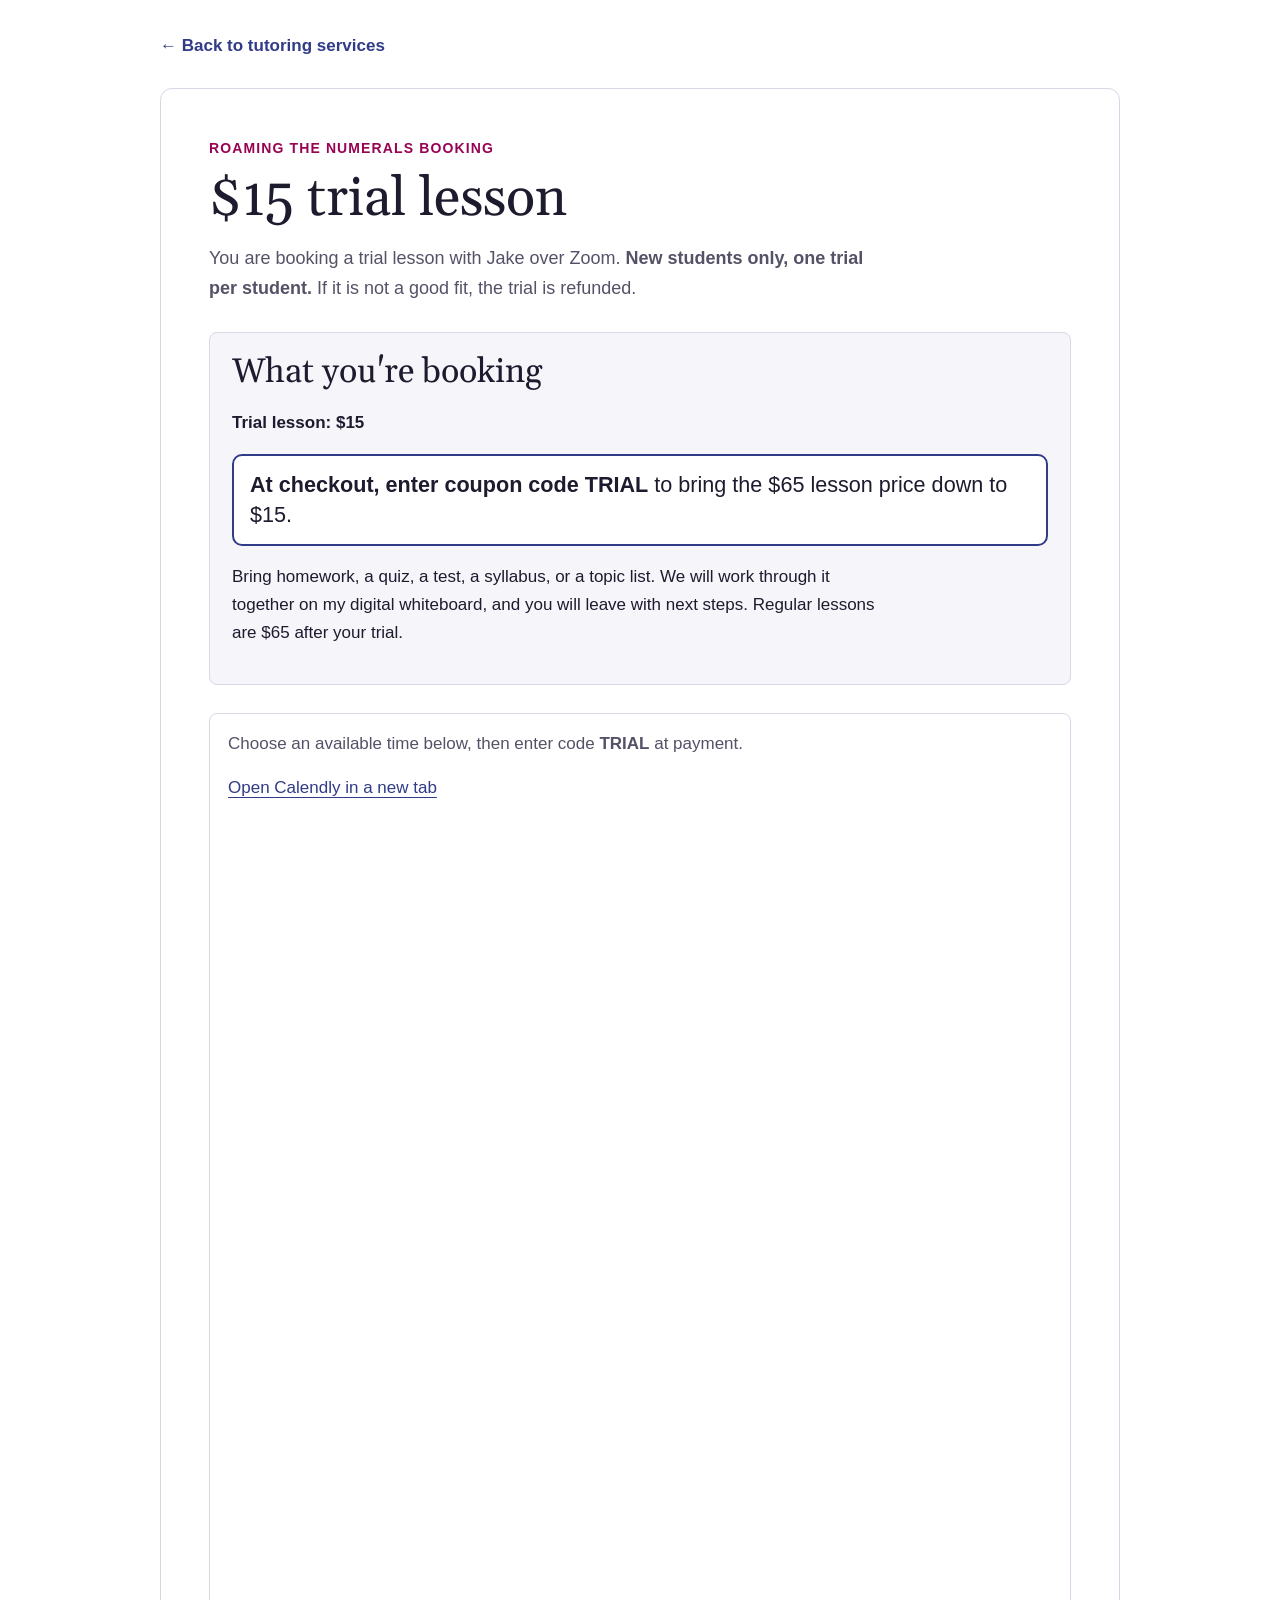
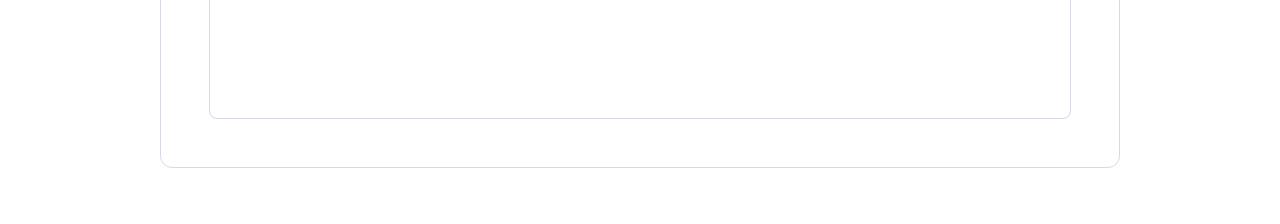
<file: booking-trial.html>
<!DOCTYPE html>
<html lang="en">
<head>
  <meta charset="UTF-8">
  <meta name="viewport" content="width=device-width, initial-scale=1">
  <meta name="description" content="Book a $15 trial lesson with Roaming the Numerals.">
  <title>Book a $15 Trial Lesson | Roaming the Numerals</title>
  <link rel="icon" href="favicon.ico" sizes="any">
  <link rel="icon" type="image/png" sizes="32x32" href="Images/favicon-32.png">
  <link rel="icon" type="image/png" sizes="192x192" href="Images/favicon-192.png">
  <link rel="apple-touch-icon" href="Images/apple-touch-icon.png">
  <link rel="preconnect" href="https://fonts.googleapis.com">
  <link rel="preconnect" href="https://fonts.gstatic.com" crossorigin>
  <!-- Gelasio matches Georgia's letter widths; it is only used on devices without Georgia (e.g. Android) -->
  <link rel="stylesheet" href="https://fonts.googleapis.com/css2?family=Gelasio&display=swap">
  <link rel="stylesheet" href="booking.css">
</head>
<body>
  <main class="booking-shell">
    <a class="booking-back" href="index.html#booking-options">← Back to tutoring services</a>
    <section class="booking-card-page" aria-labelledby="booking-heading">
      <p class="booking-kicker">Roaming the Numerals booking</p>
      <h1 id="booking-heading">$15 trial lesson</h1>
      <p class="booking-summary">You are booking a trial lesson with Jake over Zoom. <strong>New students only, one trial per student.</strong> If it is not a good fit, the trial is refunded.</p>

      <div class="price-box">
        <h2>What you're booking</h2>
        <p><strong>Trial lesson: $15</strong></p>
        <p class="trial-code"><strong>At checkout, enter coupon code TRIAL</strong> to bring the $65 lesson price down to $15.</p>
        <p>Bring homework, a quiz, a test, a syllabus, or a topic list. We will work through it together on my digital whiteboard, and you will leave with next steps. Regular lessons are $65 after your trial.</p>
      </div>

      <div class="booking-calendar">
        <p class="booking-guidance">Choose an available time below, then enter code <strong>TRIAL</strong> at payment.</p>
        <p class="booking-fallback"><a href="https://calendly.com/jakeyura/trial-lesson" target="_blank" rel="noopener">Open Calendly in a new tab</a></p>
        <div class="calendly-inline-widget" data-url="https://calendly.com/jakeyura/trial-lesson"></div>
      </div>
    </section>
  </main>
  <script src="https://assets.calendly.com/assets/external/widget.js" async></script>
</body>
</html>
</file>
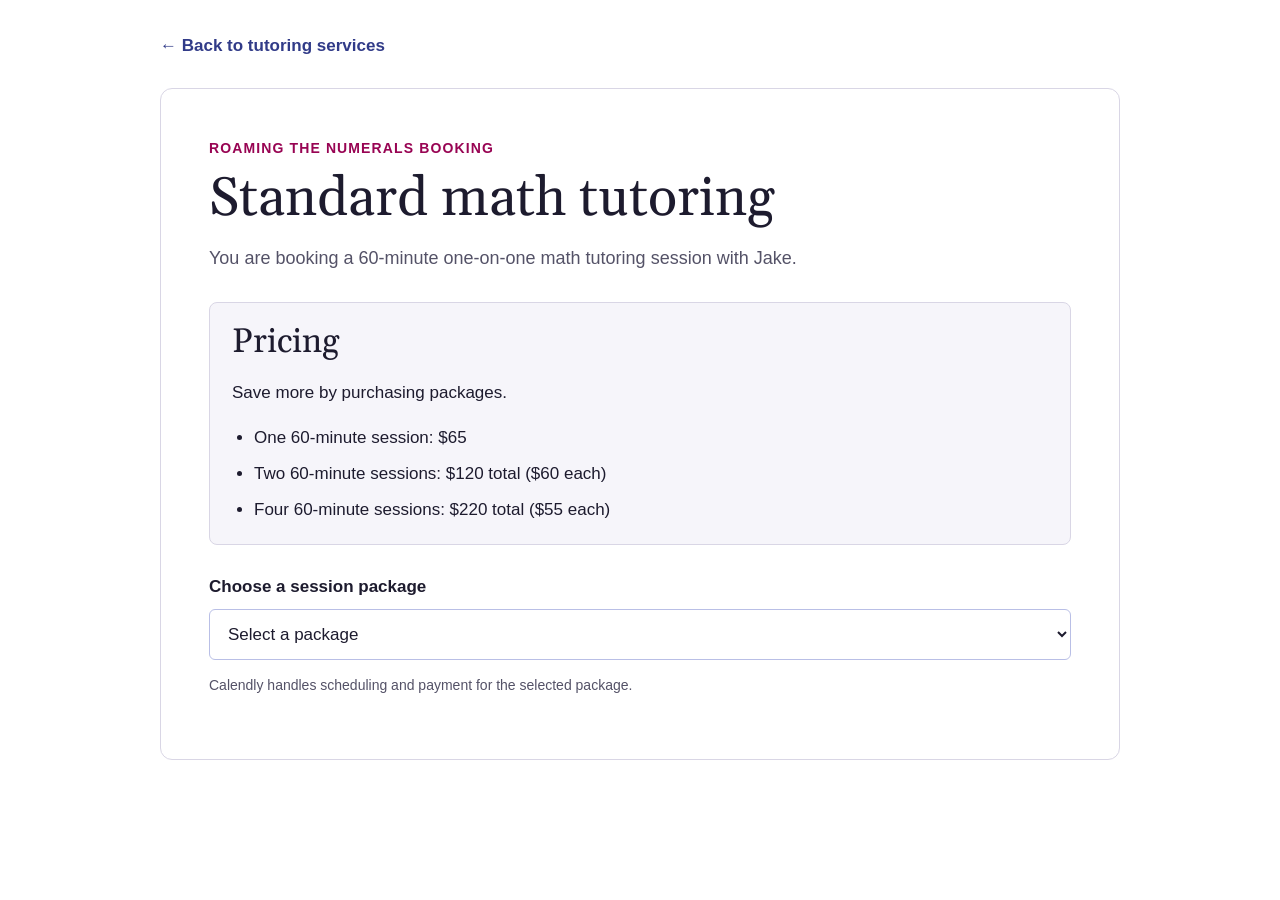
<file: booking-tutoring.html>
<!DOCTYPE html>
<html lang="en">
<head>
  <meta charset="UTF-8">
  <meta name="viewport" content="width=device-width, initial-scale=1">
  <meta name="description" content="Book standard math tutoring with Roaming the Numerals.">
  <title>Book Math Tutoring | Roaming the Numerals</title>
  <link rel="icon" href="favicon.ico" sizes="any">
  <link rel="icon" type="image/png" sizes="32x32" href="Images/favicon-32.png">
  <link rel="icon" type="image/png" sizes="192x192" href="Images/favicon-192.png">
  <link rel="apple-touch-icon" href="Images/apple-touch-icon.png">
  <link rel="preconnect" href="https://fonts.googleapis.com">
  <link rel="preconnect" href="https://fonts.gstatic.com" crossorigin>
  <!-- Gelasio matches Georgia's letter widths; it is only used on devices without Georgia (e.g. Android) -->
  <link rel="stylesheet" href="https://fonts.googleapis.com/css2?family=Gelasio&display=swap">
  <link rel="stylesheet" href="booking.css">
  <script src="booking.js" defer></script>
</head>
<body>
  <main class="booking-shell">
    <a class="booking-back" href="index.html#booking-options">← Back to tutoring services</a>
    <section class="booking-card-page" aria-labelledby="booking-heading">
      <p class="booking-kicker">Roaming the Numerals booking</p>
      <h1 id="booking-heading">Standard math tutoring</h1>
      <p class="booking-summary">You are booking a 60-minute one-on-one math tutoring session with Jake.</p>

      <div class="price-box">
        <h2>Pricing</h2>
        <p>Save more by purchasing packages.</p>
        <ul>
          <li>One 60-minute session: $65</li>
          <li>Two 60-minute sessions: $120 total ($60 each)</li>
          <li>Four 60-minute sessions: $220 total ($55 each)</li>
        </ul>
      </div>

      <label class="package-label" for="session-package">Choose a session package</label>
      <select id="session-package" aria-controls="math-calendar">
        <option value="">Select a package</option>
        <option value="https://calendly.com/jakeyura/standard-session">1 tutoring session ($65)</option>
        <option value="https://calendly.com/jakeyura/packages/6f107ad2-2a39-4d0d-b281-ba2ca70e0ca2">2 tutoring sessions ($120 total; $60 each)</option>
        <option value="https://calendly.com/jakeyura/packages/150583d0-84e6-43a1-95a3-91c14c249d56">4 tutoring sessions ($220 total; $55 each)</option>
      </select>

      <details id="math-calendar" class="booking-calendar" hidden>
        <summary>Show available times</summary>
        <p class="booking-guidance">Choose an available time below.</p>
        <p class="booking-fallback"><a id="math-booking-link" target="_blank" rel="noopener">Open the selected package in a new tab</a></p>
        <div id="math-calendar-frame"></div>
      </details>
      <p class="booking-note">Calendly handles scheduling and payment for the selected package.</p>
    </section>
  </main>
</body>
</html>
</file>
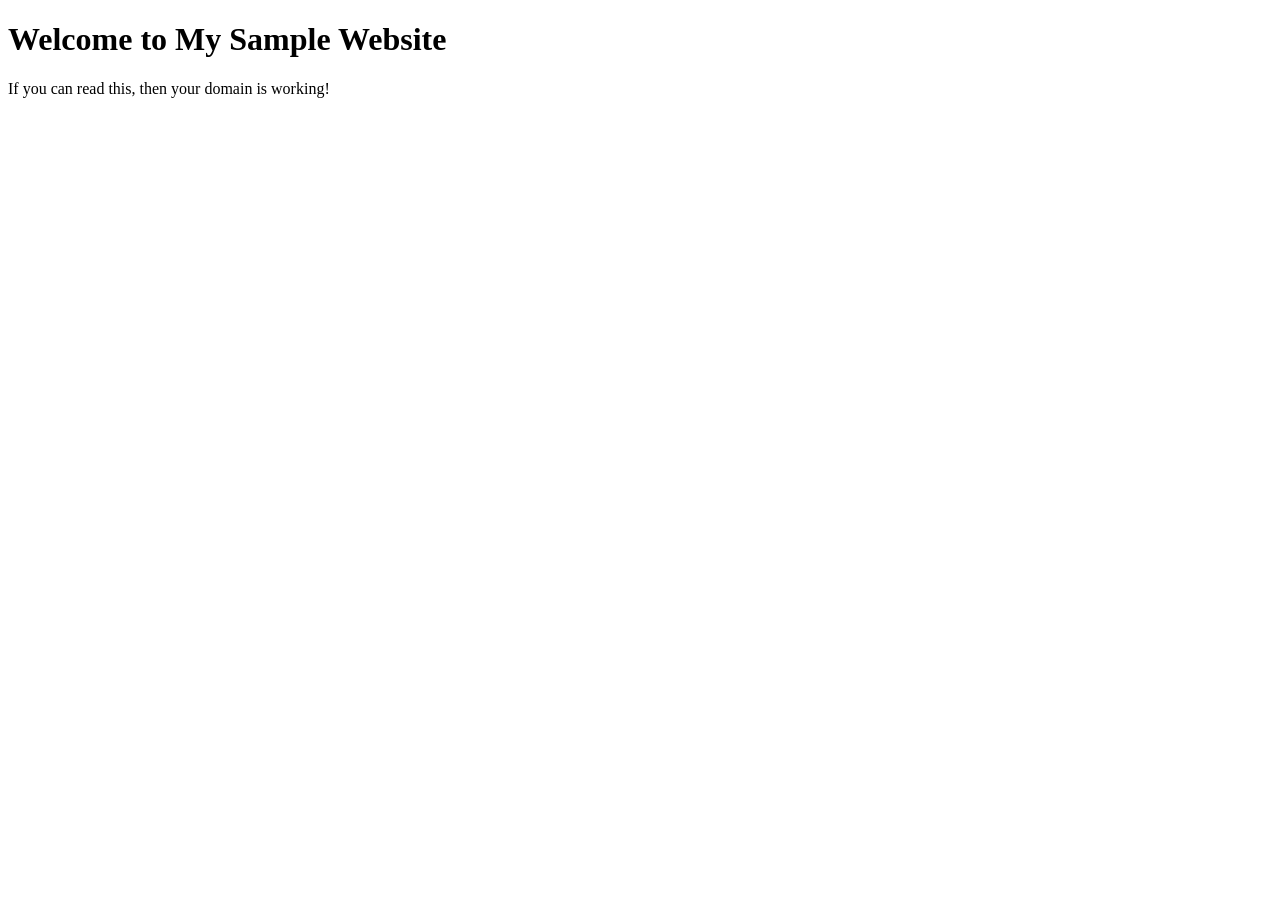
<file: testhtml.html>
<!DOCTYPE html>
<html>
  <head>
    <title>My Sample Website</title>
  </head>
  <body>
    <h1>Welcome to My Sample Website</h1>
    <p>If you can read this, then your domain is working!</p>
  </body>
</html>
</file>
<file: styles.css>
:root{--bg:#fff;--soft:#f5f6fb;--ink:#1d1b2e;--muted:#545267;--line:#dcdeea;--accent:#313b88;--accent-d:#232b6b;--pink:#f4a8cd;color-scheme:light}
*{box-sizing:border-box}
html{scroll-behavior:smooth;scroll-padding-top:80px}
body{margin:0;background:transparent;color:var(--ink);font:20px/1.65 system-ui,-apple-system,"Segoe UI",Arial,sans-serif}
h1,h2,h3{line-height:1.15;margin:0 0 14px;color:var(--ink)}
h1,h2{font-family:Georgia,Gelasio,"Times New Roman",serif;font-weight:400}
h1{font-size:clamp(24px,7.4vw,68px);letter-spacing:-1px;line-height:1.1}
h1 span{display:block;white-space:nowrap}
h2{font-size:clamp(31px,3.5vw,42px)}
h3{font-size:22px}
p{margin:0 0 16px;max-width:65ch}
a{color:var(--accent)}
a:focus-visible,.btn:focus-visible{outline:3px solid var(--pink);outline-offset:3px}
.wrap{max-width:1080px;margin:0 auto;padding:0 24px}
.skip{position:absolute;left:12px;top:-60px;background:var(--accent);color:#fff;padding:10px 16px;z-index:100}
.skip:focus{top:12px}

.site-header{position:sticky;top:0;z-index:50;background:rgba(255,255,255,.96);border-bottom:1px solid var(--line)}
.nav-row{display:flex;align-items:center;gap:24px;min-height:72px}
.brand{display:flex;align-items:center;gap:12px;flex:none;text-decoration:none;color:var(--ink)}
.brand img{display:block;height:44px;width:auto}
.brand span{font-family:"Times New Roman",Times,serif;font-size:26px;font-weight:700;line-height:1;white-space:nowrap}
.nav-row nav{display:flex;gap:20px;margin-left:auto}
.nav-row nav a{color:var(--ink);text-decoration:none;font-size:15px;font-weight:600;white-space:nowrap}
.nav-row nav a:hover{color:var(--accent)}

.btn{display:inline-block;padding:14px 26px;border-radius:8px;background:var(--accent);border:2px solid var(--accent);color:#fff;font-weight:700;font-size:19px;text-decoration:none;text-align:center}
.btn:hover{background:var(--accent-d);border-color:var(--accent-d)}
.btn-outline{background:#fff;color:var(--accent)}
.btn-outline:hover{background:var(--soft);color:var(--accent-d)}
.btn-small{padding:8px 16px;font-size:14px;white-space:nowrap}
.btn-block{display:block;margin-top:auto}
.btn-wide{display:block;margin:0 0 18px}
.btn-sub{display:block}
.btn-sub strong,.btn-code strong{font-weight:900;letter-spacing:.04em}
.btn-small{white-space:nowrap}
@media(max-width:560px){.btn-small .btn-code{display:block;font-size:.85em;line-height:1.15}.site-header .btn-small{line-height:1.15;padding-top:6px;padding-bottom:6px;text-align:center}}
.btn-row{display:flex;flex-wrap:wrap;align-items:center;gap:12px;margin:24px 0 14px}

.hero{padding:56px 0}
.hero-grid{display:grid;grid-template-columns:1.3fr 1fr;gap:20px 48px;align-items:center}
.hero-head h1{margin-bottom:0}
@media(min-width:861px){
  .hero-grid{grid-template-columns:1fr 1.3fr;grid-template-rows:auto 1fr auto}
  .hero-grid>.hero-quote{grid-column:1/-1;grid-row:3;margin-top:8px}
  .hero-head{grid-column:2;grid-row:1;align-self:start}
  .hero-grid>div:nth-child(2){grid-column:2;grid-row:2;align-self:start}
  /* Left column: photo, then credentials, lined up with the top of the hero */
  .hero-side{grid-column:1;grid-row:1/span 2;align-self:start;display:flex;flex-direction:column}
  .hero-side>.flip{margin:0 auto}
  .hero-side>.proof{margin:20px 0 0}
  .hero-head h1{font-size:clamp(40px,calc((100vw - 150px)*.062),62px)}
}
/* Flip card: photo on the front, About Me on the back */
.flip{width:100%;max-width:500px;justify-self:center;perspective:1400px;container-type:inline-size}
.flip.is-turning{animation:flip-lift .8s ease-in-out}
@keyframes flip-lift{0%,100%{transform:scale(1)}50%{transform:scale(1.06)}}
.flip-inner{position:relative;transform-style:preserve-3d;will-change:transform;transition:transform .8s cubic-bezier(.4,.1,.2,1),height .8s cubic-bezier(.4,.1,.2,1)}
.flip.is-flipped .flip-inner{transform:rotateY(180deg)}
.face{border-radius:16px;box-shadow:0 12px 32px rgba(49,59,136,.18);-webkit-backface-visibility:hidden;backface-visibility:hidden;overflow:hidden}
.front{display:block}
.photo-btn{position:relative;display:block;width:100%;padding:0;border:0;background:none;cursor:pointer;border-radius:16px;font:inherit}
.photo-btn img{display:block;width:100%;height:auto;aspect-ratio:4/5;object-fit:cover;object-position:center top}
.hint{position:absolute;left:50%;bottom:16px;transform:translateX(-50%);background:rgba(255,255,255,.95);color:var(--accent);font-size:15px;font-weight:700;padding:8px 16px;border-radius:999px;white-space:nowrap;box-shadow:0 2px 10px rgba(0,0,0,.18)}
.photo-btn:hover .hint{background:var(--accent);color:#fff}
.back{position:absolute;top:0;left:0;right:0;min-height:100%;transform:rotateY(180deg);display:flex;flex-direction:column;justify-content:center;background:#fff;border:1px solid var(--line);padding:clamp(16px,5.3cqw,26px) clamp(18px,5.7cqw,28px);font-size:clamp(15px,3.8cqw,19px);line-height:1.45;cursor:pointer}
.back h2{font-size:clamp(28px,7.4cqw,38px);margin-bottom:clamp(6px,2.4cqw,12px)}
.stats{list-style:none;margin:0 0 16px;padding:0}
.stats li{padding:clamp(6px,2.2cqw,11px) 0;border-bottom:1px solid var(--line)}
.stats strong{display:block;color:var(--accent);font-size:clamp(17px,4.2cqw,21px)}
.how{background:var(--soft);border-radius:10px;padding:clamp(9px,2.8cqw,14px) clamp(11px,3.2cqw,16px);margin:0 0 clamp(10px,3.6cqw,18px);font-size:clamp(14.5px,3.6cqw,18px)}
.flip-back{display:block;margin:0 auto}
.eyebrow{color:var(--accent);font-size:16px;font-weight:700;letter-spacing:.07em;text-transform:uppercase;margin-bottom:10px}
.label{color:var(--accent);font-size:14px;font-weight:700;letter-spacing:.06em;text-transform:uppercase;margin:0 0 8px}
.lead{font-size:23px;color:var(--muted)}
.lead-points{margin-top:-4px;padding-left:1.1em}
.lead-points li{margin-bottom:8px}
.lead-points li::marker{color:var(--accent)}
.fine{font-size:17px;color:var(--muted)}
.proof{font-size:18px;font-weight:600;color:var(--accent);margin:-4px 0 0}
.proof{display:flex;flex-direction:column;gap:10px;line-height:1.35}
.proof span{position:relative;padding-left:1.1em}
.proof span::before{content:"\2022";position:absolute;left:.1em;top:0}
@media(min-width:561px){.proof span{white-space:nowrap}}
.hero-quote{margin:18px 0 0;padding:12px 16px;border-left:4px solid var(--pink);background:#fff8fc;border-radius:0 10px 10px 0;max-width:none}
.hero-quote blockquote{margin:0;font-size:19px;line-height:1.55;font-style:italic}
.hero-quote figcaption,.card-quote figcaption{font-size:15px;color:var(--muted);margin-top:4px}

.section{padding:64px 0}
.alt{background:transparent}
.split{display:grid;grid-template-columns:1fr 1fr;gap:40px;align-items:center}
.mt{margin-top:32px}

.cards{display:grid;gap:18px;margin:24px 0 18px}
.three{grid-template-columns:repeat(3,minmax(0,1fr))}
.card{background:#fff;border:1px solid var(--line);border-radius:12px;padding:24px;margin:0;display:flex;flex-direction:column}
.card p{margin:0 0 14px}
.review blockquote{margin:0 0 14px;font-size:18px}
.review figcaption{margin-top:auto;color:var(--muted);font-size:15px}
.review.wide{grid-column:1/-1;background:#fff8fc;border-color:var(--pink)}
.review.wide blockquote{font-size:20px}

.ticks,.chips,.plain{list-style:none;margin:0 0 20px;padding:0}
.ticks li{position:relative;padding-left:28px;margin-bottom:8px}
.ticks li::before{content:"✓";position:absolute;left:0;color:var(--accent);font-weight:700}
.chips{display:flex;flex-wrap:wrap;gap:10px;margin:20px 0}
.chip-group{margin-top:22px}
.chip-group h3{font-size:15px;font-weight:700;letter-spacing:.06em;text-transform:uppercase;color:var(--accent);margin:0 0 -6px}
.chips li{padding:8px 16px;border:1px solid var(--line);border-radius:999px;background:var(--soft);font-weight:600;font-size:17px}
.plain li{padding:6px 0;border-bottom:1px solid var(--line)}
.plain{margin-bottom:20px}
.steps{counter-reset:step}
.steps li{counter-increment:step;display:flex;align-items:center;gap:10px;font-weight:700}
.steps li::before{content:counter(step);flex:none;display:grid;place-items:center;width:26px;height:26px;border-radius:50%;background:var(--accent);color:#fff;font-size:14px}
.price p.code-note{margin:0 0 20px;padding:10px 12px;border:2px dashed var(--magenta,#980453);border-radius:8px;background:var(--pink-50,#fdeef4);color:var(--magenta,#980453);text-align:center;font-weight:600}
.code-note strong{font-weight:900;letter-spacing:.06em}

.shot{width:100%;height:auto;border-radius:12px;border:1px solid var(--line);box-shadow:0 8px 24px rgba(0,0,0,.08)}
.video{aspect-ratio:16/9;border-radius:12px;overflow:hidden;background:#000}
.video iframe{width:100%;height:100%;border:0;display:block}

.price{position:relative}
.price .amount{font:400 34px Georgia,Gelasio,serif;margin-bottom:12px}
.price .amount span{font:15px system-ui,sans-serif;color:var(--muted)}
.price p:not(.amount):not(.badge){margin-bottom:20px;color:var(--muted)}
.featured{border:2px solid var(--accent)}
.price:not(.featured){border:2px solid var(--blue-100)}
.badge{position:absolute;top:-13px;left:20px;background:var(--accent);color:#fff!important;font-size:13px;font-weight:700;padding:3px 12px;border-radius:999px;margin:0}

.packages{display:grid;gap:8px;margin:0 0 16px}
.packages a{display:grid;grid-template-columns:1fr auto;grid-template-areas:"t p" "c p";align-items:center;column-gap:12px;padding:10px 14px;border:1px solid var(--line);border-radius:10px;background:var(--soft);color:var(--ink);text-decoration:none}
.packages a:hover{border-color:var(--accent);background:#fff}
.packages span{grid-area:t;font-weight:700}
.packages strong{grid-area:p;font:400 22px Georgia,Gelasio,serif}
.packages em{grid-area:c;font-style:normal;font-size:14px;color:var(--muted)}
.packages .best{border-color:var(--accent)}
.card-quote{margin:auto 0 0;padding-top:14px;border-top:1px solid var(--line)}
.card-quote blockquote{margin:0;font-size:17px;font-style:italic}
footer{border-top:1px solid var(--line);padding:24px 0;font-size:15px;color:var(--muted)}

@media(max-width:1040px){
  html{scroll-padding-top:116px}
  .nav-row{flex-wrap:wrap;gap:6px 12px;min-height:0;padding-top:10px;padding-bottom:8px}
  .nav-row nav{order:3;flex:0 0 100%;margin-left:0;justify-content:space-between;gap:6px 14px;padding-top:6px;border-top:1px solid var(--line);flex-wrap:wrap}
  .nav-row nav a{font-size:14px;padding:4px 0}
  .brand img{height:34px}
  .brand span{font-size:20px}
  .btn-small{margin-left:auto}
}
@media(max-width:860px){
  .split,.three{grid-template-columns:minmax(0,1fr)}
  /* Phones/tablets: eyebrow + headline full width on top; then the photo on the left with the credentials and
     buttons to its right; then the intro, bullets, fine print and testimonial full width.
     The wrappers dissolve so each piece can be placed on the grid. */
  .hero-grid{grid-template-columns:minmax(140px,45%) minmax(0,1fr);gap:0 16px}
  .hero-grid>div:nth-child(2),.hero-side{display:contents}
  .hero-head{grid-column:1/-1;grid-row:1;margin-bottom:16px}
  .hero-head h1 span{white-space:normal}
  /* Sized from the card's width so each sentence stays on one line */
  .hero-head{container-type:inline-size}
  .hero-head h1{font-size:min(calc(9cqi + 1px),42px)}
  .hero-head .eyebrow{font-size:min(4.5cqi,16px);letter-spacing:.04em}
  .lead{font-size:20px}
  .hero-side>.flip{grid-column:1;grid-row:2/span 2;align-self:center;justify-self:start;position:relative;z-index:2}
  .hero-grid .proof{grid-column:2;grid-row:2;align-self:end;font-size:14px;margin:0}
  .hero-grid .btn-row{grid-column:2;grid-row:3;align-self:start;flex-direction:column;align-items:stretch;gap:8px;margin:14px 0 0}
  .hero-grid .btn-row .btn{font-size:14px;padding:9px 12px}
  .hero-grid p.lead{grid-column:1/-1;grid-row:4;margin:20px 0 0}
  .hero-grid .lead-points{grid-column:1/-1;grid-row:5;margin-top:12px}
  .hero-grid .fine{grid-column:1/-1;grid-row:6}
  .hero-grid>.hero-quote{grid-column:1/-1;grid-row:7}
  .hint{font-size:min(6cqi,15px);padding:.4em .8em;bottom:6cqi}
  /* Open: the About Me side needs room, so the card moves under the headline at full width (script animates the move) */
  .hero-side>.flip.is-open{grid-column:1/-1;grid-row:2;justify-self:center;max-width:420px;margin:0 0 20px}
  .hero-grid:has(.flip.is-open) .proof{grid-column:1/-1;grid-row:3}
  .hero-grid:has(.flip.is-open) .btn-row{grid-column:1/-1;grid-row:4;flex-direction:row;align-items:center}
  .hero-grid:has(.flip.is-open) p.lead{grid-row:5}
  .hero-grid:has(.flip.is-open) .lead-points{grid-row:6}
  .hero-grid:has(.flip.is-open) .fine{grid-row:7}
  .hero-grid:has(.flip.is-open) .hero-quote{grid-row:8}
  /* Buttons below the photo + credentials, side by side (script adds .btns-below when the column beside the photo would be taller than the photo) */
  .hero-grid.btns-below .proof{grid-row:2/span 2;align-self:center}
  .hero-grid.btns-below .btn-row{grid-column:1/-1;grid-row:4;flex-direction:row;align-items:center;margin:16px 0 0}
  .hero-grid.btns-below .btn-row .btn{flex:1 1 0}
  .hero-grid.btns-below p.lead{grid-row:5}
  .hero-grid.btns-below .lead-points{grid-row:6}
  .hero-grid.btns-below .fine{grid-row:7}
  .hero-grid.btns-below>.hero-quote{grid-row:8}
  .section{padding:44px 0}
}
@media(max-width:420px){
  .site-header .wrap{padding:0 14px}
  .brand span{font-size:17px}
  .brand{gap:8px}
  .btn-small{padding:7px 12px;font-size:13px}
  .nav-row nav{flex-wrap:nowrap;gap:6px}
  .nav-row nav a{font-size:13px}
}
@media(max-width:380px){.brand span{font-size:16px}}
@media(max-width:340px){.site-header .wrap{padding:0 10px}.nav-row{column-gap:8px}.brand{gap:6px}.brand img{height:30px}.brand span{font-size:15px}.btn-small{padding:6px 8px;font-size:12px}.nav-row nav a{font-size:12px}}
@media(min-width:421px) and (max-width:560px){.brand span{font-size:18px}}
/* The flip only plays when you click, so it stays on even with "reduce motion" set. */
.quick-bar{display:none}
@media(max-width:860px){
  body{padding-bottom:72px}
  .quick-bar{display:flex;gap:8px;position:fixed;left:0;right:0;bottom:0;z-index:60;padding:10px 12px calc(10px + env(safe-area-inset-bottom));background:rgba(255,255,255,.97);border-top:1px solid var(--line);box-shadow:0 -4px 16px rgba(0,0,0,.08)}
  .quick-bar a{flex:1;display:flex;align-items:center;justify-content:center;min-height:46px;padding:0 8px;border-radius:8px;border:2px solid var(--accent);background:#fff;color:var(--accent);font-weight:700;font-size:14px;white-space:nowrap;text-decoration:none}
  .quick-bar a.qb-primary{background:var(--accent);color:#fff;flex:1.6}
}
@media(max-width:400px){
  .quick-bar{gap:6px;padding-left:8px;padding-right:8px}
  .quick-bar a{min-width:0;padding:0 4px;font-size:13px;white-space:normal;text-align:center;line-height:1.15}
}
@media(prefers-reduced-motion:reduce){html{scroll-behavior:auto}}

/* Plain white panel behind each section's content so the background symbols never sit under text */
.hero>.wrap,.section>.wrap{width:calc(100% - 24px);max-width:1140px;background:#fff;border:1px solid var(--line);border-radius:18px;padding:40px 36px;box-shadow:0 2px 14px rgba(49,59,136,.06)}
@media(max-width:560px){.hero>.wrap,.section>.wrap{padding:28px 18px;border-radius:14px}.lead{font-size:16px}.hero-head .eyebrow{font-size:min(4.2cqi,14px)}}

/* How sessions work: screenshot, parents and rescheduling on the left; intro, first session and button on the right.
   On phones it's one column in reading order: intro, screenshot, first session, parents, rescheduling, button. */
.sessions.split{align-items:start}
.sessions h3{margin:26px 0 8px}
.sessions .ticks{margin-bottom:16px}
.sessions .s-first h3{margin-top:22px}
@media(max-width:860px){
  .sessions.split{gap:0}
  .sessions .s-left,.sessions .s-right{display:contents}
  .sessions .s-intro{order:1}
  .sessions .shot{order:2;margin-bottom:4px}
  .sessions .s-first{order:3}
  .sessions .s-parents{order:4}
  .sessions .s-resched{order:5}
  .sessions .s-cta{order:6;margin-top:4px;flex-wrap:nowrap;align-items:center}
  /* Same side-by-side buttons as the hero on phones */
  .sessions .s-cta .btn{flex:1 1 0;font-size:14px;padding:9px 12px}
}

/* Phones: compact approach cards, stacked full width */
@media(max-width:860px){
  .approach{margin-top:0}
  .approach .cards{margin:0;gap:10px}
  .approach .card{padding:12px 14px}
  .approach .card h3{font-size:16px;margin-bottom:6px}
  .approach .card p{font-size:14px;line-height:1.5;margin:0}
}

/* Phones: text sizes in line with the hero (18px body, 15px small text) */
@media(max-width:560px){
  body{font-size:16px}
  h2{font-size:23px}
  h3{font-size:17px}
  .btn:not(.btn-small){font-size:16px;padding:11px 18px}
  .fine{font-size:14px}
  .chip-group h3{font-size:12px}
  .chips{gap:8px}
  .chips li{font-size:14px;padding:5px 11px}
  .review blockquote{font-size:15px}
  .review.wide blockquote{font-size:16px}
  .review figcaption,.hero-quote figcaption,.card-quote figcaption{font-size:13px}
  .hero-quote blockquote{font-size:15px}
  .card-quote blockquote{font-size:15px}
  .price .amount{font-size:28px}
  .packages strong{font-size:18px}
  .card{padding:18px}
  footer{font-size:13px}
}
/* Math behind the page: math-background.js scatters LaTeX equations (rendered into math-equations.js by
   tools/math-background/build.html) down the whole page as one seamless layer, getting harder from top to bottom. */
html{background:var(--soft)}
body{position:relative}
#math-bg{position:absolute;inset:0;z-index:-1;overflow:hidden;pointer-events:none;color:#6f7cc0;opacity:.42}
#math-bg svg{display:block}

.card{min-width:0}
.card p,.card a{overflow-wrap:anywhere}

/* ---------- Brand colour layer (colours from "Logo and Color Pallet/Color Pallet.png") ----------
   Navy #313B88 stays the main accent; magenta #980453 is the second accent; the palette's lightest
   blue and pink tints add soft colour without hurting readability. */
:root{--magenta:#980453;--blue-50:#F3F5FC;--blue-100:#CDD3EA;--pink-50:#FFF4F8;--pink-100:#FFD5E2;--coral:#FA847D;--muted:#68545F}

/* Thin brand stripe under the header */
.site-header::after{content:"";display:block;height:3px;background:linear-gradient(90deg,var(--accent),var(--magenta) 65%,var(--coral))}

/* Hero: second line of the headline and the eyebrow in magenta, magenta bullets */
.hero-head h1 span:last-child{color:var(--magenta)}
.eyebrow,.label,.chip-group h3{color:var(--magenta)}
.lead-points li::marker{color:var(--magenta)}
.proof span::before{color:var(--magenta)}
.hero-quote{background:var(--pink-50)}

/* Short navy-to-magenta bar above each section heading */
.section h2::before{content:"";display:block;width:44px;height:4px;border-radius:2px;margin-bottom:14px;background:linear-gradient(90deg,var(--accent),var(--magenta))}

/* Every other section gets a very light blue panel; cards stay white so they stand out */
.section.alt>.wrap{background:var(--blue-50);border-color:var(--blue-100)}

/* Checkmarks in magenta */
.ticks li::before{color:var(--magenta)}

/* Coloured top edge on the three-card rows (approach and contact) */
.approach .card,#contact .card{border-top:4px solid var(--accent)}
.approach .card:nth-child(2),#contact .card:nth-child(2){border-top-color:var(--magenta)}
.approach .card:nth-child(3),#contact .card:nth-child(3){border-top-color:var(--coral)}

/* Subject chips: college in blue, middle/high school in pink */
.chips li{background:var(--blue-50);border-color:var(--blue-100);color:var(--accent)}
.chip-group+.chip-group .chips li{background:var(--pink-50);border-color:var(--pink-100);color:var(--magenta)}

/* Reviews: magenta opening quote mark */
.review blockquote::before{content:"\201C";color:var(--magenta);font:400 2.4em/0 Georgia,Gelasio,serif;vertical-align:-.38em;margin-right:4px}

/* Booking: magenta badge, pricing in navy, best-value package tinted pink */
.badge{background:var(--magenta)}
.price .amount{color:var(--accent)}
.packages .best{border-color:var(--magenta);background:var(--pink-50)}
.packages .best:hover{background:#fff}

/* Buttons: the trial code pops in light pink on navy buttons; links turn magenta on hover */
.btn:not(.btn-outline) .btn-sub strong,.btn:not(.btn-outline) .btn-code strong{color:var(--pink-100)}
.btn-outline:hover{background:var(--blue-50)}
a:not(.btn):hover{color:var(--magenta)}
.photo-btn:hover .hint{background:var(--magenta)}

/* Teaching block (montage video + how I teach) above the approach cards */
.teach{gap:32px;margin:8px 0 28px}
.teach p:last-child{margin-bottom:0}
@media(max-width:860px){.teach{gap:18px;margin-bottom:22px}}
.teach .for-you h3{margin-top:0}
.teach .ticks{margin-bottom:0}

/* Contact: two side-by-side buttons in the "Text or email" card */
.card-btns{display:flex;gap:10px;margin-top:auto}
.card-btns .btn{flex:1 1 0;padding-left:10px;padding-right:10px}
.contact-lines{line-height:1.8}
/* The email address always stays on one line: it shrinks with its card when the card gets narrow. */
#contact .card{container-type:inline-size;min-width:0}
.contact-email{white-space:nowrap;font-size:min(1em,7.3cqi)}

/* Contact options use one button style, each tinted with its card's colour:
   navy = text or email, magenta = free consultation, red-coral = submit a question.
   The sticky phone bar uses the same colours in the same order. */
:root{--red:#BD1A27;--red-50:#FFF8F7;--red-100:#FCC1BC}
.quick-bar a,
#contact .card .btn{border:2px solid var(--blue-100);background:var(--blue-50);color:var(--accent)}
.quick-bar a.qb-primary,
#contact .card:nth-child(2) .btn{border-color:var(--pink-100);background:var(--pink-50);color:var(--magenta)}
.quick-bar a:nth-child(3),
#contact .card:nth-child(3) .btn{border-color:var(--red-100);background:var(--red-50);color:var(--red)}
.quick-bar a:hover,#contact .card .btn:hover{border-color:currentColor;background:#fff}
#contact .card:nth-child(3){border-top-color:var(--red)}

/* Header links: the link for the section you're on gets an underline whose colour follows the stripe's gradient
   as you scroll (set by nav-scroll.js). No fade: it switches straight to the new link. */
.nav-row nav a.is-current{text-decoration:underline;text-decoration-color:var(--nav-bg,var(--accent));
  text-decoration-thickness:3px;text-underline-offset:6px}
</file>
<file: booking.css>
:root {
  --paper: #ffffff;
  --panel: #ffffff;
  --panel-2: #f6f5fa;
  --ink: #1d1b2e;
  --muted: #545267;
  --line: #d9d6e5;
  --accent: #313B88;
  --accent-hover: #404C9F;
  --pink: #313b88;
}

* { box-sizing: border-box; }
html { color-scheme: light; }
body {
  margin: 0;
  background: var(--paper);
  color: var(--ink);
  font-family: Arial, Helvetica, sans-serif;
  font-size: 17px;
  line-height: 1.65;
}
a { color: var(--pink); text-underline-offset: 4px; }
a:hover { color: #1f2766; }
a:focus-visible, button:focus-visible, select:focus-visible, summary:focus-visible {
  outline: 3px solid var(--pink);
  outline-offset: 3px;
}
.booking-shell {
  width: min(960px, calc(100% - 32px));
  margin: 0 auto;
  padding: 32px 0 56px;
}
.booking-back {
  display: inline-block;
  margin-bottom: 28px;
  text-decoration: none;
  font-weight: 600;
}
.booking-card-page {
  padding: clamp(24px, 5vw, 48px);
  border: 1px solid #d9d6e5;
  border-radius: 12px;
  background: var(--panel);
}
.booking-kicker {
  margin: 0 0 8px;
  color: #980453;
  font-size: 14px;
  font-weight: 700;
  letter-spacing: .08em;
  text-transform: uppercase;
}
h1, h2 {
  font-family: Georgia, Gelasio, "Times New Roman", serif;
  font-weight: 400;
  line-height: 1.15;
}
h1 {
  margin: 0 0 14px;
  font-size: clamp(34px, 5vw, 54px);
}
h2 {
  margin: 34px 0 14px;
  font-size: clamp(25px, 3vw, 34px);
}
p { max-width: 68ch; }
.booking-summary {
  margin: 0 0 28px;
  color: var(--muted);
  font-size: 18px;
}
.price-box {
  margin: 28px 0;
  padding: 20px 22px;
  border: 1px solid var(--line);
  border-radius: 8px;
  background: var(--panel-2);
}
.price-box h2 { margin-top: 0; }
.price-box ul { margin-bottom: 0; padding-left: 22px; }
.price-box li + li { margin-top: 8px; }
.package-label {
  display: block;
  margin: 28px 0 8px;
  font-weight: 700;
}
#session-package {
  width: 100%;
  padding: 14px;
  border: 1px solid #b9bfe6;
  border-radius: 6px;
  background: #ffffff;
  color: var(--ink);
  font: inherit;
}
.booking-calendar {
  margin-top: 28px;
  overflow: hidden;
  border: 1px solid var(--line);
  border-radius: 8px;
  background: #ffffff;
}
.booking-calendar[hidden] { display: none; }
.booking-calendar summary {
  padding: 15px 18px;
  cursor: pointer;
  background: var(--accent);
  color: #fff;
  font-weight: 700;
}
.booking-calendar summary:hover { background: var(--accent-hover); }
.booking-guidance, .booking-fallback { margin: 16px 18px; color: var(--muted); }
.calendly-inline-widget { min-width: 0; width: 100%; height: 900px; }
#math-calendar-frame iframe { display: block; width: 100%; height: 1000px; border: 0; }
.booking-note { color: var(--muted); font-size: 14px; }
@media (max-width: 560px) {
  .booking-shell { width: min(100% - 20px, 960px); padding-top: 20px; }
  .booking-card-page { padding: 22px 16px; }
  .calendly-inline-widget { height: 1000px; }
}

.trial-code{font-size:1.35rem;line-height:1.4;margin:16px 0;padding:14px 16px;border-radius:10px;background:#fff;border:2px solid var(--accent, #313b88)}
</file>
